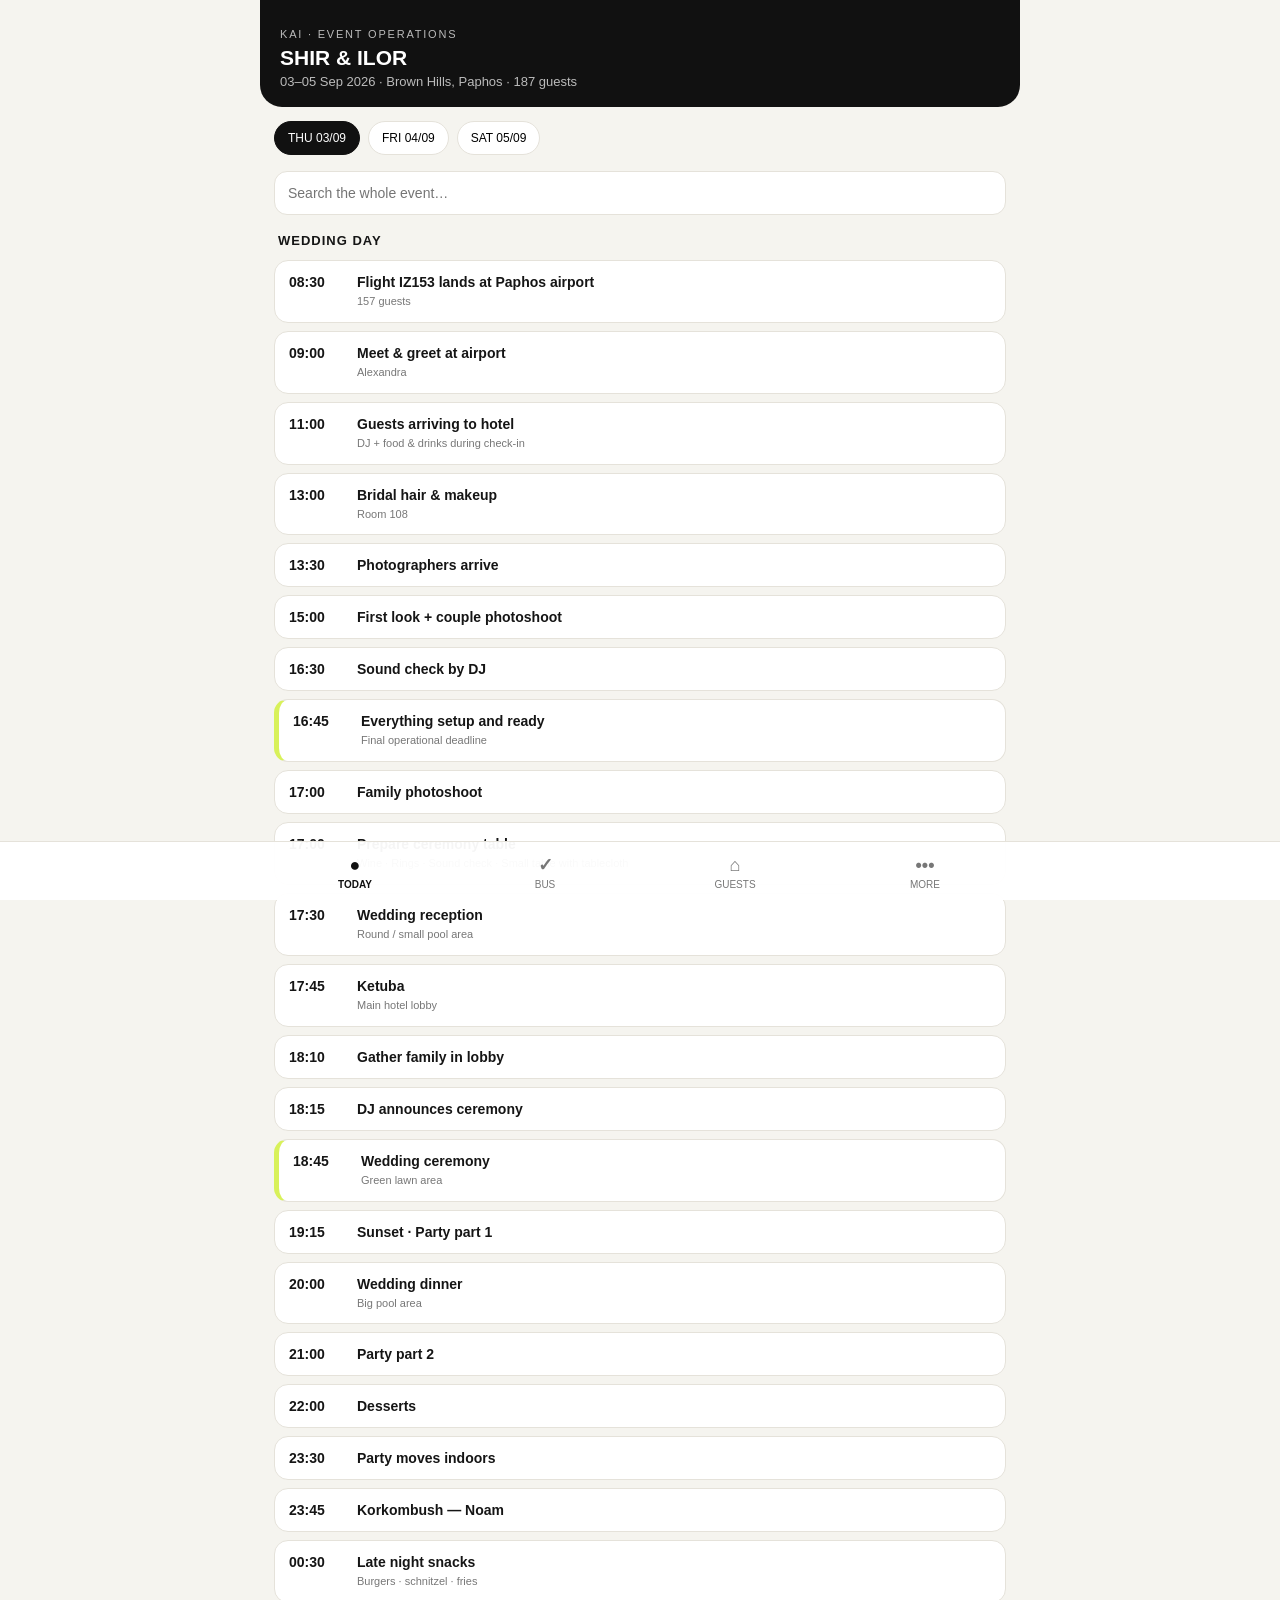
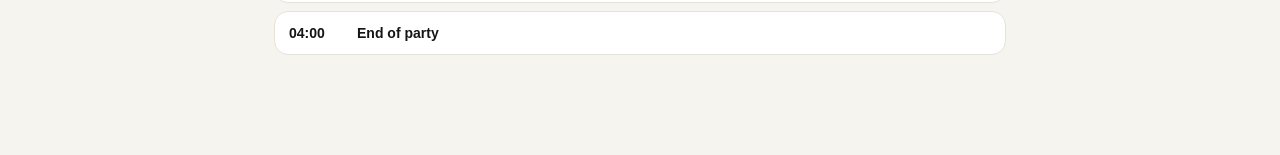
<file: index.html>
<!doctype html><html><head><meta charset='utf-8'><meta name='viewport' content='width=device-width,initial-scale=1,viewport-fit=cover'><title>Shir & Ilor — Event Ops</title><style>
:root{--bg:#f5f4ef;--card:#fff;--ink:#151515;--muted:#777;--line:#e5e2da;--accent:#d8f15a;--dark:#151515}*{box-sizing:border-box}body{margin:0;background:var(--bg);font-family:Arial,Helvetica,sans-serif;color:var(--ink)}.app{max-width:760px;margin:auto;min-height:100vh;padding-bottom:88px}.hero{padding:28px 20px 18px;background:#111;color:white}.eyebrow{font-size:11px;letter-spacing:1.8px;color:#bbb}.hero h1{font-size:21px;margin:6px 0 4px}.hero p{margin:0;color:#bbb;font-size:13px}.days{display:flex;gap:8px;padding:14px 14px 6px;overflow:auto;position:sticky;top:0;background:var(--bg);z-index:5}.day{border:1px solid var(--line);background:white;border-radius:20px;padding:9px 13px;white-space:nowrap;font-size:12px;cursor:pointer}.day.active{background:#111;color:white;border-color:#111}.section{padding:10px 14px}.section h2{font-size:13px;letter-spacing:1px;margin:8px 4px 12px}.now{background:var(--dark);color:#fff;border-radius:18px;padding:18px;margin-bottom:10px}.now .label{color:var(--accent);font-size:11px;font-weight:bold;letter-spacing:1px}.time{font-size:30px;font-weight:800;margin-top:8px}.title{font-size:18px;font-weight:700;margin-top:2px}.meta{font-size:12px;color:#aaa;margin-top:7px}.timeline{display:grid;gap:8px}.item{background:var(--card);border:1px solid var(--line);border-radius:14px;padding:13px 14px;display:grid;grid-template-columns:58px 1fr;gap:10px}.item .t{font-weight:800;font-size:14px}.item .d{font-size:14px;font-weight:650}.item small{display:block;color:var(--muted);font-size:11px;margin-top:4px;line-height:1.35}.item.critical{border-left:5px solid var(--accent)}.tasks{background:white;border:1px solid var(--line);border-radius:16px;padding:8px 14px}.task{display:flex;gap:10px;padding:12px 0;border-bottom:1px solid var(--line);font-size:13px}.task:last-child{border-bottom:0}.task input{width:19px;height:19px}.panel{display:none}.panel.active{display:block}.cards{display:grid;grid-template-columns:1fr 1fr;gap:9px}.card{background:white;border:1px solid var(--line);border-radius:15px;padding:15px;min-height:105px}.card b{font-size:14px}.card p{font-size:11px;color:#666;line-height:1.45;margin:7px 0 0}.supplier{background:white;border:1px solid var(--line);border-radius:13px;padding:13px;margin-bottom:8px}.supplier b{font-size:13px}.supplier span{display:block;color:#777;font-size:11px;margin-top:3px}.bottom{position:fixed;bottom:0;left:0;right:0;background:rgba(255,255,255,.96);border-top:1px solid var(--line);display:flex;justify-content:center;padding-bottom:env(safe-area-inset-bottom);z-index:10}.nav{width:min(760px,100%);display:grid;grid-template-columns:repeat(4,1fr)}.nav button{border:0;background:transparent;padding:12px 3px 10px;font-size:10px;color:#777}.nav button.active{color:#111;font-weight:800}.nav strong{display:block;font-size:18px;margin-bottom:3px}.search{width:100%;border:1px solid var(--line);background:white;border-radius:13px;padding:13px;font-size:14px;margin-bottom:10px}.busstats{display:grid;grid-template-columns:repeat(3,1fr);gap:7px;margin-bottom:10px}.stat{background:#111;color:#fff;border-radius:13px;padding:11px;text-align:center}.stat b{font-size:20px;display:block}.stat small{font-size:9px;color:#aaa}.filters{display:flex;gap:7px;margin-bottom:10px}.filters button{border:1px solid var(--line);background:#fff;border-radius:18px;padding:8px 11px;font-size:11px}.filters button.active{background:#111;color:#fff}.guest{background:#fff;border:1px solid var(--line);border-radius:8px;padding:4px 8px;margin-bottom:3px;display:flex;align-items:center;gap:6px}.guest.arrived{opacity:.58}.guest.arrived .gname{text-decoration:line-through}.gname{font-weight:750;font-size:11.5px;line-height:1.2;flex:1 1 42%;min-width:56px;white-space:nowrap;overflow:hidden;text-overflow:ellipsis}.gmeta{font-size:10px;color:#777;line-height:1.2;flex:1 1 30%;min-width:0;white-space:nowrap;overflow:hidden;text-overflow:ellipsis;text-align:right}.gphone{font-size:11px;font-weight:800;color:#151515;direction:ltr;unicode-bidi:isolate;white-space:nowrap;flex:none}.tag{font-size:8.5px;font-weight:800;border-radius:4px;padding:2px 4px;flex:none;background:var(--accent);color:#151515;letter-spacing:.3px}.tag.d{background:#ece9e1;color:#666}.groom{font-size:11px;font-weight:800;color:#151515;background:#ece9e1;border-radius:5px;padding:2px 5px;min-width:30px;text-align:center;flex:none}.gtable{font-size:11px;font-weight:800;color:#151515;background:var(--accent);border-radius:5px;padding:2px 5px;min-width:27px;text-align:center;flex:none}.wa{width:26px;height:26px;border-radius:50%;background:#25d366;display:inline-flex;align-items:center;justify-content:center;text-decoration:none;flex:none}.wa svg{width:15px;height:15px;fill:#fff}.wa.off{visibility:hidden}.checkin{width:36px;height:36px;margin:-4px 0 -4px -6px;padding:0;border:0;background:transparent;flex:none;display:inline-flex;align-items:center;justify-content:center;font-size:0;cursor:pointer;-webkit-tap-highlight-color:transparent;touch-action:manipulation}.checkin::before{content:'';width:20px;height:20px;border-radius:50%;border:1.5px solid #d3cfc4;background:#fff;display:flex;align-items:center;justify-content:center;font-size:12px;line-height:1;transition:background .15s,border-color .15s}.checkin:active::before{transform:scale(.9)}.guest.arrived .checkin::before{content:'✓';color:#fff;background:#151515;border-color:#151515}.bushead{position:sticky;top:0;background:var(--bg);padding-top:8px;z-index:4}@media(min-width:700px){.app{padding-bottom:90px}.hero{border-radius:0 0 22px 22px}.cards{grid-template-columns:repeat(3,1fr)}}
</style></head><body><div class='app'><header class='hero'><div class='eyebrow'>KAI · EVENT OPERATIONS</div><h1>SHIR & ILOR</h1><p>03–05 Sep 2026 · Brown Hills, Paphos · 187 guests</p></header>
<div id='today' class='panel active'><div class='days'><button class='day active' onclick='showDay(0,this)'>THU 03/09</button><button class='day' onclick='showDay(1,this)'>FRI 04/09</button><button class='day' onclick='showDay(2,this)'>SAT 05/09</button></div><section class='section'><input id='daySearch' class='search' placeholder='Search the whole event…' oninput='renderDay()'><h2 id='dayTitle'>WEDDING DAY</h2><div class='timeline' id='dayTL'></div></section></div>



<div id='bus' class='panel'><section class='section'><div class='bushead'><h2>BUS · GUEST CHECK-IN</h2><div class='busstats'><div class='stat'><b id='arrivedCount'>0</b><small>ARRIVED</small></div><div class='stat'><b id='missingCount'>158</b><small>MISSING</small></div><div class='stat'><b>158</b><small>TOTAL</small></div></div><input id='guestSearch' class='search' placeholder='Search name / Hebrew / phone…' oninput='renderGuests()'><div class='filters'><button class='active' onclick="setGuestFilter('all',this)">ALL</button><button onclick="setGuestFilter('missing',this)">MISSING</button><button onclick="setGuestFilter('arrived',this)">ARRIVED</button></div></div><div id='guestList'></div></section></div><div id='hotel' class='panel'><section class='section'><div class='bushead'><h2>GUESTS &middot; ROOM &amp; TABLE</h2><div class='busstats'><div class='stat'><b>188</b><small>GUESTS</small></div><div class='stat'><b>83</b><small>ROOMS</small></div><div class='stat'><b>12</b><small>TABLES</small></div></div><input id='hotelSearch' class='search' placeholder='Search name / Hebrew / room / table…' oninput='renderHotel()'><div class='filters'><button class='active' onclick="setHotelSort('name',this)">A–Z</button><button onclick="setHotelSort('room',this)">HOTEL</button><button onclick="setHotelSort('table',this)">TABLE</button></div></div><div id='hotelList'></div></section></div><div id='more' class='panel'><section class='section'><h2>OPERATIONAL CHECKLIST</h2><div class='tasks'><label class='task'><input type='checkbox'> Ceremony stage 4×4 ready</label><label class='task'><input type='checkbox'> Ceremony structure ready</label><label class='task'><input type='checkbox'> Chairs / tables / tablecloth ready</label><label class='task'><input type='checkbox'> Dinner tables ready by 13:00</label><label class='task'><input type='checkbox'> Chandeliers ready by 13:00</label><label class='task'><input type='checkbox'> Sound & light setup</label><label class='task'><input type='checkbox'> Bar services setup</label><label class='task'><input type='checkbox'> EVERYTHING READY by 16:30</label></div><h2 style='margin-top:24px'>HOTEL</h2><div class='card' style='min-height:auto'><b>Full hotel buyout · 83 rooms</b><p>Check-in 15:00 · Check-out 11:00<br>10 rooms may check out at 13:30<br>€3,000 security deposit</p></div></section></div>
</div><div class='bottom'><div class='nav'><button class='active' onclick="show('today',this)"><strong>●</strong>TODAY</button><button onclick="show('bus',this)"><strong>✓</strong>BUS</button><button onclick="show('hotel',this)"><strong>⌂</strong>GUESTS</button><button onclick="show('more',this)"><strong>•••</strong>MORE</button></div></div><script>
function show(id,b){document.querySelectorAll('.panel').forEach(x=>x.classList.remove('active'));document.getElementById(id).classList.add('active');document.querySelectorAll('.nav button').forEach(x=>x.classList.remove('active'));b.classList.add('active');scrollTo(0,0)}document.querySelectorAll('.task input').forEach((x,i)=>{x.checked=localStorage['task'+i]=='1';x.onchange=()=>localStorage['task'+i]=x.checked?'1':'0'});

const guests=[{"id":1,"first":"ALIN","last":"PLOTNIKOV","phone":"0544868632","age":"Adult","he":"אלין פלוטניקוב","room":"112"},{"id":2,"first":"ALON","last":"NETACH","phone":"054-4904500","age":"Adult","he":"אלון נתח","room":"111"},{"id":3,"first":"ALON","last":"NIMRODI","phone":"052-5445353","age":"Adult","he":"אלון נמרודי","room":"212"},{"id":4,"first":"Amir","last":"Ben Israel","phone":"0506913234","age":"Adult","he":"אמיר בן ישראל","room":"220"},{"id":5,"first":"AMIT","last":"PEREZ","phone":"052-3097119","age":"Adult","he":"עמית פרז","room":"130"},{"id":6,"first":"AMIT","last":"NETENELI (BABA)","phone":"546669193","age":"Adult","he":"עמית נתנאלי (בבה)","room":"129"},{"id":7,"first":"AMIT ODET","last":"KOHENER","phone":"052-2773266","age":"Adult","he":"עמית אודט כוהנר","room":"104"},{"id":8,"first":"Anastasia","last":"Simhi","phone":"0548005226","age":"Adult","he":"אנסטסיה (בת זוג של סער שמחי)","room":"119"},{"id":9,"first":"ANZELA","last":"EPSHTEIN","phone":"054-3300122","age":"Adult","he":"אנז'לה אפשטיין","room":"231"},{"id":10,"first":"ASIF YOSEF","last":"ELBAZ","phone":"052-3311994","age":"Adult","he":"אסיף יוסף אלבז","room":"102"},{"id":11,"first":"AVI","last":"COHEN","phone":"050-2008399","age":"Adult","he":"אבי כהן","room":"242"},{"id":12,"first":"AYELET LILYAN","last":"ZAHAV","phone":"054-3299854","age":"Adult","he":"איילת זהב","room":"217"},{"id":13,"first":"BAR","last":"DAGMI","phone":"052-6336305","age":"Adult","he":"בר דגמי","room":"223"},{"id":14,"first":"BAR (SALOMON)","last":"KASSABI","phone":"050-2322153","age":"Adult","he":"בר קסבי","room":"211"},{"id":15,"first":"BARUCH","last":"NETACH","phone":"054-8006944","age":"Adult","he":"ברוך נתח","room":"111"},{"id":16,"first":"BEN","last":"NETACH","phone":"054-7361380","age":"Adult","he":"בן נתח","room":"239"},{"id":17,"first":"BEN SHALOM","last":"MADANI","phone":"543022200","age":"Adult","he":"בן מדני","room":"229"},{"id":18,"first":"DANI","last":"BENITA","phone":"054-9090131","age":"Adult","he":"דני בניטה","room":"136"},{"id":19,"first":"DANIEL","last":"KUBI","phone":"052-3792783","age":"Adult","he":"דניאל קובי","room":"117"},{"id":20,"first":"DANIEL","last":"ZADA","phone":"524400455","age":"Adult","he":"דניאל זדה","room":"203"},{"id":21,"first":"DANIEL","last":"ELBAZ","phone":"050-9289299","age":"Adult","he":"דניאל אלבז","room":"203"},{"id":22,"first":"DANIEL","last":"DARVIN VARON","phone":"050-8626614","age":"Adult","he":"דניאל ורון","room":"138"},{"id":23,"first":"DANIEL DANA","last":"SABAN","phone":"050-6577880","age":"Adult","he":"דנה סבן","room":"215"},{"id":24,"first":"DINA","last":"NETACH","phone":"054-570000","age":"Adult","he":"דינה נתח","room":"111"},{"id":25,"first":"Dorit","last":"Ben Israel","phone":"0549091027","age":"Adult","he":"דורית בן ישראל","room":"220"},{"id":26,"first":"DORON ZAHAV","last":"GUATA","phone":"054-6416280","age":"Adult","he":"דורון גואטה","room":"213"},{"id":27,"first":"EDEN","last":"LEVI","phone":"052-6450440","age":"Adult","he":"עדן לוי","room":"221"},{"id":28,"first":"EIRAD GABRIEL","last":"MEIR","phone":"050-4464456","age":"Adult","he":"אירד מאיר","room":"227"},{"id":29,"first":"ELAD","last":"TZEMACH","phone":"054-5514563","age":"Adult","he":"אלעד צמח","room":"241"},{"id":30,"first":"ELAD","last":"AHARON","phone":"054-8060721","age":"Adult","he":"אלעד אהרון","room":"128"},{"id":31,"first":"ELI","last":"MISLATI","phone":"050-4080985","age":"Adult","he":"אלי מסלטי","room":"234"},{"id":32,"first":"ELI","last":"GARTENBANK","phone":"058-5429612","age":"Adult","he":"אלי גטרבנק","room":"139"},{"id":33,"first":"ELIRAN","last":"OZ (ABUDI)","phone":"050-2334888","age":"Adult","he":"אלירן עוז (עבודי)","room":"233"},{"id":34,"first":"ELY","last":"AHARON","phone":"548060718","age":"Adult","he":"איליי אהרון","room":"223"},{"id":35,"first":"ELYA","last":"NETACH","phone":"054-7361380","age":"Adult","he":"אליה נתח","room":"239"},{"id":36,"first":"ESTER","last":"VARON","phone":"050-3301561","age":"Adult","he":"אתי ורון","room":"214"},{"id":37,"first":"ETAI","last":"PRIVA","phone":"052-8028739","age":"Adult","he":"איתי פריוה","room":"134"},{"id":38,"first":"ETI","last":"ASOR","phone":"052-8889933","age":"Adult","he":"אתי עשור","room":"125"},{"id":39,"first":"ETI","last":"VARON","phone":"050-7501600","age":"Adult","he":"אתי ורון","room":"120"},{"id":40,"first":"GAL","last":"ZEKARIA","phone":"052-8387571","age":"Adult","he":"גל זכריה","room":"212"},{"id":41,"first":"HAGIT","last":"RAZ","phone":"054-7705456","age":"Adult","he":"חגית רז","room":"219"},{"id":42,"first":"HANA","last":"NETACH","phone":"054-7361380","age":"Adult","he":"חנה נתח","room":"239"},{"id":43,"first":"HELEN SHAY","last":"TSUKERMAN","phone":"054-9250434","age":"Adult","he":"הלן שי צוקרמן","room":"112"},{"id":44,"first":"IDAN","last":"NETANEL","phone":"058-4976704","age":"Adult","he":"עידן נתנאל","room":"238"},{"id":45,"first":"IDAN","last":"WEINTROUB","phone":"054-9218727","age":"Adult","he":"עידן וינטראוב","room":"236"},{"id":46,"first":"IDAN ELYAKIM","last":"WEISSBERG","phone":"054-7468816","age":"Adult","he":"עידן אליקים ויסברג","room":"236"},{"id":47,"first":"IDO","last":"ASOR","phone":"050-2420520","age":"Adult","he":"עידו עשור","room":"125"},{"id":48,"first":"IFAT","last":"LEVY IFERGAN","phone":"054-7882514","age":"Adult","he":"יפעת איפרגן","room":"133"},{"id":49,"first":"ILAN","last":"GARMIZA","phone":"050-7999448","age":"Adult","he":"אילן גרמיזה","room":"132"},{"id":50,"first":"ILANIT HAYA","last":"RACHAMIM","phone":"052-8378858","age":"Adult","he":"אילנית רחמים","room":"121"},{"id":51,"first":"IMRI","last":"NETACH","phone":"054-7361380","age":"Adult","he":"אימרי נתח","room":"239"},{"id":52,"first":"INBAL","last":"MARCUS","phone":"053-6325552","age":"Adult","he":"עינבל מרקוס","room":"232"},{"id":53,"first":"IRIS","last":"PRIVA","phone":"052-4464647","age":"Adult","he":"איריס פריוה","room":"135"},{"id":54,"first":"ISABELLE","last":"ORION","phone":"052-8685868","age":"Adult","he":"איזבל אוריון","room":"142"},{"id":55,"first":"ITSHAK","last":"MESHOMAR","phone":"054-3300122","age":"Adult","he":"יצחק משומר","room":"231"},{"id":56,"first":"JONATHAN","last":"MESHUMAR","phone":"052-4867672","age":"Adult","he":"יהונתן משומר","room":"230"},{"id":57,"first":"JULIA","last":"PARIZIAN","phone":"052-6140983","age":"Adult","he":"ג'ולי פריזיאן","room":"205"},{"id":58,"first":"KARIN","last":"ASOOLIN","phone":"050-3346512","age":"Adult","he":"קארין אסולין (ורון)","room":"225"},{"id":59,"first":"KARIN KARMELA","last":"SHAMIR","phone":"050-6676069","age":"Adult","he":"קארין שמיר","room":"120"},{"id":60,"first":"KEREN","last":"YAKOV","phone":"052-5799455","age":"Adult","he":"קרן יעקב","room":"208"},{"id":61,"first":"KOREN","last":"RAZ","phone":"054-5420313","age":"Adult","he":"קורן רז","room":"219"},{"id":62,"first":"LEE","last":"MADAR","phone":"054-8008004","age":"Adult","he":"לי מדר","room":"141"},{"id":63,"first":"LEON","last":"VARON","phone":"050-8626614","age":"Adult","he":"לאון ורון","room":"138"},{"id":64,"first":"LIAT","last":"GLAZER AVIV","phone":"054-6559288","age":"Adult","he":"ליאת גלזר","room":"216"},{"id":65,"first":"LIHI","last":"ABITBOL","phone":"054-3390837","age":"Adult","he":"ליהי אביטבול","room":"104"},{"id":66,"first":"LILI","last":"AGAI","phone":"050-2944054","age":"Adult","he":"לילי אגאי","room":"205"},{"id":67,"first":"LIN","last":"COHEN","phone":"050-6551557","age":"Adult","he":"לין כהן","room":"120"},{"id":68,"first":"LION BEN","last":"VARON","phone":"050-9600908","age":"Adult","he":"ליאון ורון","room":"126"},{"id":69,"first":"LIRAN RAMI","last":"DAGMI","phone":"526336304","age":"Adult","he":"לירן דגמי","room":"222"},{"id":70,"first":"LIRON","last":"NAHUM","phone":"054-6280334","age":"Adult","he":"לירון נחום","room":"129"},{"id":71,"first":"LUCY","last":"MEIR","phone":"050-4464456","age":"Adult","he":"לוסי מאיר","room":"227"},{"id":72,"first":"MAOR","last":"BITON","phone":"052-5222367","age":"Adult","he":"מאור ביטון","room":"210"},{"id":73,"first":"MAY","last":"TIBI","phone":"503386336","age":"Adult","he":"מאי טייבי","room":"206"},{"id":74,"first":"MAYA","last":"NETANEL","phone":"054-4959870","age":"Adult","he":"מאיה נתנאל","room":"238"},{"id":75,"first":"MAYA","last":"BEN HARUSH","phone":"052-4347243","age":"Adult","he":"מאיה בן ארוך","room":"222"},{"id":76,"first":"MAYA","last":"ZIV ( AMSALEM)","phone":"052-7224747","age":"Adult","he":"מאיה זיו (אמסלם)","room":"206"},{"id":77,"first":"MAYAN","last":"VERED","phone":"052-4301570","age":"Adult","he":"מעין ורד","room":"112"},{"id":78,"first":"MEIRAV","last":"BALISA-NIMRODI","phone":"052-2784439","age":"Adult","he":"מירב בליסה נמרודי","room":"212"},{"id":79,"first":"MEZI MAZAL","last":"GARTENBANK HANGEL","phone":"058-5429712","age":"Adult","he":"מזי גטרבנק","room":"139"},{"id":80,"first":"MICHAL","last":"NETANEL","phone":"054-4959870","age":"Adult","he":"מיכל נתנאל","room":"237"},{"id":81,"first":"MICHAL","last":"ABUDI","phone":"052-4841522","age":"Adult","he":"מיכל עבודי","room":"105"},{"id":82,"first":"MICHAL","last":"FELDMAN","phone":"054-4224366","age":"Adult","he":"מיכל פלדמן","room":"137"},{"id":83,"first":"MIKI","last":"ORION","phone":"050-4334142","age":"Adult","he":"מיקי אוריון","room":"142"},{"id":84,"first":"MISHAEL","last":"ZAHAV","phone":"052-2518041","age":"Adult","he":"מישאל זהב","room":"217"},{"id":85,"first":"MOR","last":"VARON","phone":"054-7475174","age":"Adult","he":"מור ורון","room":"126"},{"id":86,"first":"MOSHIK","last":"FELDMAN","phone":"054-2272037","age":"Adult","he":"מושיק פלדמן","room":"137"},{"id":87,"first":"NATALI","last":"BEN HAMO","phone":"054-6544531","age":"Adult","he":"טלי בן חמו","room":"218"},{"id":88,"first":"NEOMI","last":"BENITA","phone":"054-9020768","age":"Adult","he":"נעמי בניטה","room":"136"},{"id":89,"first":"NISIM","last":"VARON","phone":"054-7677745","age":"Adult","he":"נסים ורון","room":"214"},{"id":90,"first":"NOA","last":"TZEMACH","phone":"054-4452360","age":"Adult","he":"נועה צמח","room":"241"},{"id":91,"first":"NOA","last":"MELAMED","phone":"054-9270922","age":"Adult","he":"נועה מלמד","room":"104"},{"id":92,"first":"NOAM","last":"MOSHE","phone":"052-2203072","age":"Adult","he":"נועם משה","room":"105"},{"id":93,"first":"NOAM","last":"SHAMUR","phone":"052-6156545","age":"Adult","he":"נועם שמור","room":"211"},{"id":94,"first":"OFEK","last":"SHINER","phone":"053-3326027","age":"Adult","he":"אופק שיינר","room":"209"},{"id":95,"first":"OFER","last":"MARCUS","phone":"053-6325551","age":"Adult","he":"עופר מרקוס","room":"232"},{"id":96,"first":"OMER","last":"LIANI","phone":"055-9243488","age":"Adult","he":"עומר ליאני","room":"236"},{"id":97,"first":"Omer (supplier)","last":"SISSO","phone":"054-2394823","age":"Adult","he":"די ג'יי- עומר סיסו","room":"143"},{"id":98,"first":"OR","last":"ELKAYAM","phone":"526851918","age":"Adult","he":"אור אלקיים","room":"213"},{"id":99,"first":"OR","last":"SHVIMER (DAVID)","phone":"054-5548118","age":"Adult","he":"אור שווימר ( דוד)","room":"240"},{"id":100,"first":"OR","last":"YAKOV","phone":"052-2330612","age":"Adult","he":"אור יעקב","room":"208"},{"id":101,"first":"OREN","last":"NETACH","phone":"054-7687557","age":"Adult","he":"אורן נתח","room":"239"},{"id":102,"first":"ORLY","last":"BALISA","phone":"052-3281022","age":"Adult","he":"אורלי בליסה","room":"101"},{"id":103,"first":"PABLO FERNANDO","last":"GLAZER","phone":"052-8397706","age":"Adult","he":"פבלו גלזר","room":"216"},{"id":104,"first":"PAZ","last":"YEHEZKEL","phone":"054-9059741","age":"Adult","he":"פז יחזקאל","room":"202"},{"id":105,"first":"RACHEL","last":"VARON","phone":"050-2583839","age":"Adult","he":"רחל ורון","room":"124"},{"id":106,"first":"RACHEL SIRLEY","last":"OZ (ABUDI)","phone":"050-2334888","age":"Adult","he":"רחל שירלי עוז (עבודי)","room":"233"},{"id":107,"first":"RAHAMIM KLEMI","last":"SABAN","phone":"050-6915551","age":"Adult","he":"קלמי סבן","room":"215"},{"id":108,"first":"RAKEFET","last":"LEVY","phone":"054-7692279","age":"Adult","he":"רקפת לוי","room":"201"},{"id":109,"first":"RAN","last":"ABRAMOVICH","phone":"052-6025088","age":"Adult","he":"רן אברמוביץ","room":"140"},{"id":110,"first":"RANI REFAEL","last":"VARON","phone":"תינוק בן 8 חודשים","age":"Baby","he":"רני ורון","room":"138"},{"id":111,"first":"RAY","last":"FARTUK","phone":"ילדה","age":"Child","he":"ריי פרטוק","room":"207"},{"id":112,"first":"RAZ","last":"YAKOV","phone":"052-5799455","age":"Adult","he":"רז יעקב","room":"208"},{"id":113,"first":"RENE HLAFO","last":"ROMANO","phone":"544747576","age":"Adult","he":"רנה רומנו","room":"210"},{"id":114,"first":"ROI","last":"NAHUM ABDAL","phone":"052-8885481","age":"Adult","he":"רועי עבדל נחום","room":"103"},{"id":115,"first":"ROM","last":"SHINER","phone":"053-7172245","age":"Adult","he":"רום שיינר","room":"209"},{"id":116,"first":"RON","last":"HASAN","phone":"050-7554044","age":"Adult","he":"רון חסן","room":"224"},{"id":117,"first":"RONEN","last":"MORDECHAI","phone":"052-5465640","age":"Adult","he":"רונן מרדכי","room":"235"},{"id":118,"first":"RONI","last":"BAR KOCHVA","phone":"052-2925533","age":"Adult","he":"רוני בר כוכבא","room":"117"},{"id":119,"first":"RONIT","last":"COBE MADAR","phone":"054-8008004","age":"Adult","he":"רונית מדר","room":"141"},{"id":120,"first":"RURH","last":"SHARONI","phone":"050-7368905","age":"Adult","he":"רות שרוני","room":"121"},{"id":121,"first":"SAGI","last":"SHINER","phone":"050-5355067","age":"Adult","he":"שגיא שיינר","room":"209"},{"id":122,"first":"SAGIT","last":"SHAINER","phone":"054-7107954","age":"Adult","he":"שגית שיינר","room":"209"},{"id":123,"first":"SAHAR","last":"SIMHI","phone":"0548005226","age":"Adult","he":"סער שמחי","room":"119"},{"id":124,"first":"SAMI","last":"VARON","phone":"053-2297222","age":"Adult","he":"סמי ורון","room":"124"},{"id":125,"first":"SARIT","last":"ZEKARIA","phone":"052-8387571","age":"Adult","he":"שרית זכריה","room":"212"},{"id":126,"first":"SARIT","last":"GARMIZA","phone":"052-8511131","age":"Adult","he":"שרית גרמיזה","room":"132"},{"id":127,"first":"Shai","last":"Isso","phone":"—","age":"Adult","he":"שי איסו","room":"221"},{"id":128,"first":"SHALOM GIL","last":"PRIVA","phone":"050-5246376","age":"Adult","he":"גילי פריוה","room":"135"},{"id":129,"first":"SHANI","last":"BARNES","phone":"052-6874706","age":"Adult","he":"שני ברנס","room":"130"},{"id":130,"first":"SHAY ISRAEL","last":"NETANEL","phone":"054-3976703","age":"Adult","he":"שי ישראל נתנאל","room":"237"},{"id":131,"first":"SHIR","last":"GOLDFARB","phone":"054-6211611","age":"Adult","he":"שיר גולדפרב","room":"102"},{"id":132,"first":"SHIR","last":"PERRY","phone":"050-5530176","age":"Adult","he":"שיר פרי","room":"103"},{"id":133,"first":"SHIRI","last":"PINTO","phone":"052-8012345","age":"Adult","he":"שירי פינטו","room":"204"},{"id":134,"first":"SHOSHANA","last":"TZEMACH","phone":"054-4452360","age":"Adult","he":"שושנה צמח","room":"241"},{"id":135,"first":"SIMON","last":"LEVY","phone":"054-4264409","age":"Adult","he":"שמעון לוי","room":"201"},{"id":136,"first":"SIMONA","last":"AVIRAM","phone":"052-2953628","age":"Adult","he":"סימונה אבירם","room":"140"},{"id":137,"first":"SIVAN","last":"MESHUMAR (BENHAMO)","phone":"—","age":"Adult","he":"סיון משומר- לוודא הגעה","room":"230"},{"id":138,"first":"SNIR","last":"HAYON","phone":"050-9085003","age":"Adult","he":"שניר חיון","room":"211"},{"id":139,"first":"TAL","last":"NETANEL","phone":"058-4976703","age":"Adult","he":"טל נתנאל","room":"237"},{"id":140,"first":"TAL","last":"FARTUK(VARON)","phone":"052-6923133","age":"Adult","he":"טל פרטוק","room":"207"},{"id":141,"first":"TAL","last":"PRIVA","phone":"052-8066691","age":"Adult","he":"טל פריוה","room":"134"},{"id":142,"first":"TALIA","last":"MALACHI","phone":"052-6016866","age":"Adult","he":"טלי מלאכי","room":"242"},{"id":143,"first":"TAMIR","last":"FARTUK","phone":"050-6768007","age":"Adult","he":"תמיר פרטוק","room":"207"},{"id":144,"first":"TUVIA","last":"YAKOV","phone":"050-8294154","age":"Adult","he":"טוביה יעקב","room":"208"},{"id":145,"first":"YAEL VICTORIA","last":"MISLATI","phone":"050-4080984","age":"Adult","he":"יעל ויקטוריה מסלטי","room":"234"},{"id":146,"first":"YAHAV","last":"FARTUK","phone":"ילדה","age":"Child","he":"יהב פרטוק","room":"207"},{"id":147,"first":"YAHLI","last":"FARTUK","phone":"ילד","age":"Child","he":"יהלי פרטוק","room":"207"},{"id":148,"first":"YANIR","last":"COHEN","phone":"502180585","age":"Adult","he":"יניר כהן","room":"127"},{"id":149,"first":"YARIN","last":"SHVIMER","phone":"054-7303966","age":"Adult","he":"ירין שווימר","room":"240"},{"id":150,"first":"YARIN","last":"DAGMI","phone":"052-8301183","age":"Adult","he":"ירין דגמי","room":"128"},{"id":151,"first":"YEHONATAN","last":"BEN HAIM","phone":"052-3353161","age":"Adult","he":"יהונתן בן חיים","room":"204"},{"id":152,"first":"YOSI","last":"COHEN","phone":"052-2595950","age":"Adult","he":"יוסי כהן","room":"127"},{"id":153,"first":"YOSI","last":"BEN HAMO","phone":"050-5733363","age":"Adult","he":"יוסי בן חמו","room":"218"},{"id":154,"first":"YOSSI","last":"IFERGAN","phone":"052-8010775","age":"Adult","he":"יוסי איפרגן","room":"133"},{"id":155,"first":"YUVAL","last":"NETACH","phone":"054-7361380","age":"Adult","he":"יובל נתח","room":"239"},{"id":156,"first":"YUVAL","last":"SAKI","phone":"050-6000376","age":"Adult","he":"יובל סקי","room":"206"},{"id":157,"first":"YUVAL","last":"BURAK","phone":"054-7208473","age":"Adult","he":"יובל בורק","room":"202"},{"id":158,"first":"YUVAL","last":"HASAN FRAIMAN","phone":"050-4081907","age":"Adult","he":"יובל חסן פריימן","room":"224"}];let guestFilter='all';const WA_SVG="<svg viewBox='0 0 24 24'><path d='M17.47 14.38c-.3-.15-1.76-.87-2.03-.97-.27-.1-.47-.15-.67.15-.2.3-.77.97-.94 1.16-.17.2-.35.22-.64.08-.3-.15-1.26-.46-2.39-1.48-.88-.79-1.48-1.76-1.65-2.06-.17-.3-.02-.46.13-.6.13-.14.3-.35.45-.52.15-.17.2-.3.3-.5.1-.2.05-.37-.03-.52-.07-.15-.67-1.61-.92-2.21-.24-.58-.49-.5-.67-.51h-.57c-.2 0-.52.07-.79.37-.27.3-1.04 1.02-1.04 2.48 0 1.46 1.07 2.87 1.21 3.07.15.2 2.1 3.2 5.08 4.49.71.3 1.26.49 1.69.62.71.23 1.36.2 1.87.12.57-.08 1.76-.72 2.01-1.41.25-.7.25-1.29.17-1.42-.07-.12-.27-.2-.57-.34M12.05 21.8h-.01a9.87 9.87 0 0 1-5.03-1.38l-.36-.21-3.74.98 1-3.65-.24-.37a9.86 9.86 0 0 1-1.51-5.26c0-5.45 4.44-9.88 9.89-9.88 2.64 0 5.12 1.03 6.99 2.9a9.83 9.83 0 0 1 2.89 6.99c0 5.45-4.44 9.88-9.88 9.88m8.41-18.3A11.82 11.82 0 0 0 12.05 0C5.5 0 .16 5.34.16 11.89c0 2.1.55 4.14 1.59 5.95L.06 24l6.3-1.65a11.88 11.88 0 0 0 5.69 1.45c6.55 0 11.89-5.34 11.89-11.89 0-3.18-1.24-6.17-3.48-8.42Z'/></svg>";function waNumber(p){if(!p)return '';const d=String(p).replace(/\D/g,'');if(!d)return '';if(d.startsWith('972'))return d;if(d.startsWith('0'))return '972'+d.slice(1);if(d.length===9&&d[0]==='5')return '972'+d;return ''}function guestKey(id){return 'bus_shira_ilor_'+id}function isArrived(id){return localStorage.getItem(guestKey(id))==='1'}function toggleGuest(id){localStorage.setItem(guestKey(id),isArrived(id)?'0':'1');renderGuests()}function setGuestFilter(f,b){guestFilter=f;document.querySelectorAll('.filters button').forEach(x=>x.classList.remove('active'));b.classList.add('active');renderGuests()}function renderGuests(){let q=(document.getElementById('guestSearch')?.value||'').toLowerCase().trim();let arrived=guests.filter(g=>isArrived(g.id)).length;document.getElementById('arrivedCount').textContent=arrived;document.getElementById('missingCount').textContent=guests.length-arrived;let list=guests.filter(g=>{let a=isArrived(g.id);if(guestFilter==='missing'&&a)return false;if(guestFilter==='arrived'&&!a)return false;return !q||[g.first,g.last,g.phone,g.he,String(g.id)].join(' ').toLowerCase().includes(q)});document.getElementById('guestList').innerHTML=list.map(g=>{let a=isArrived(g.id);let w=waNumber(g.phone);return `<div class='guest ${a?'arrived':''}'><button class='checkin' onclick='toggleGuest(${g.id})' aria-label='check in'></button><div class='gname'>${g.id}. ${g.first} ${g.last}</div><div class='gmeta' dir='auto'>${g.he||''}${g.age&&g.age!=='Adult'?' · '+g.age:''}</div>${w?`<div class='gphone'>${g.phone}</div>`:''}${w?`<a class='wa' href='https://wa.me/${w}' target='_blank' rel='noopener' title='WhatsApp'>${WA_SVG}</a>`:`<span class='wa off'></span>`}</div>`}).join('')||`<div class='card' style='min-height:auto'>No guests found</div>`}renderGuests();
const DAYS=[{t:'WEDDING DAY',l:'THU'},{t:'FRIDAY 04/09',l:'FRI'},{t:'SATURDAY 05/09',l:'SAT'}];const plan=[[0,"08:30","Flight IZ153 lands at Paphos airport","157 guests",0],[0,"09:00","Meet & greet at airport","Alexandra",0],[0,"11:00","Guests arriving to hotel","DJ + food & drinks during check-in",0],[0,"13:00","Bridal hair & makeup","Room 108",0],[0,"13:30","Photographers arrive","",0],[0,"15:00","First look + couple photoshoot","",0],[0,"16:30","Sound check by DJ","",0],[0,"16:45","Everything setup and ready","Final operational deadline",1],[0,"17:00","Family photoshoot","",0],[0,"17:00","Prepare ceremony table","Wine · Rings · Sound check · Small table with tablecloth",0],[0,"17:30","Wedding reception","Round / small pool area",0],[0,"17:45","Ketuba","Main hotel lobby",0],[0,"18:10","Gather family in lobby","",0],[0,"18:15","DJ announces ceremony","",0],[0,"18:45","Wedding ceremony","Green lawn area",1],[0,"19:15","Sunset · Party part 1","",0],[0,"20:00","Wedding dinner","Big pool area",0],[0,"21:00","Party part 2","",0],[0,"22:00","Desserts","",0],[0,"23:30","Party moves indoors","",0],[0,"23:45","Korkombush — Noam","",0],[0,"00:30","Late night snacks","Burgers · schnitzel · fries",0],[0,"04:00","End of party","",0],[1,"08:00–11:00","Breakfast at hotel","",0],[1,"12:00","Pool party sound check","",0],[1,"13:00","Pool party around main pool","Until 17:00",0],[1,"19:00","Dinner at hotel","Buffet",0],[2,"07:00–11:00","Breakfast at hotel","",0],[2,"09:00","Bus pickup to Paphos airport","154 guests",0],[2,"11:00","Official check-out","10 rooms until 13:30",0],[2,"12:25","Flight IZ152 departs","Paphos airport",0]];let curDay=0;function showDay(i,b){curDay=i;document.querySelectorAll('.day').forEach(x=>x.classList.remove('active'));b.classList.add('active');renderDay();scrollTo(0,0)}function renderDay(){const q=(document.getElementById('daySearch')?.value||'').toLowerCase().trim();let rows,title;if(q){rows=plan.filter(r=>[r[1],r[2],r[3],DAYS[r[0]].l].join(' ').toLowerCase().includes(q));title=rows.length+' RESULTS · ALL DAYS'}else{rows=plan.filter(r=>r[0]===curDay);title=DAYS[curDay].t}document.getElementById('dayTitle').textContent=title;document.getElementById('dayTL').innerHTML=rows.map(r=>{const note=q?(DAYS[r[0]].l+(r[3]?' · '+r[3]:'')):r[3];return `<div class='item${r[4]?' critical':''}'><div class='t'>${r[1]}</div><div><div class='d'>${r[2]}</div>${note?`<small>${note}</small>`:''}</div></div>`}).join('')||`<div class='card' style='min-height:auto'>No results</div>`}renderDay();
const hotel=[[1,"ADAR SUISSA OVED","הדר סויסה","","228","10"],[2,"ALIN PLOTNIKOV","אלין פלוטניקוב","","112","10"],[3,"ALON NETACH","אלון נתח","","111","5"],[4,"ALON NIMRODI","אלון נמרודי","","212","11"],[5,"Amir Ben Israel","אמיר בן ישראל","","220","8"],[6,"AMIT PEREZ","עמית פרז","","130","10"],[7,"AMIT NETENELI (BABA)","(עמית נתנאלי )בבה","","129","10"],[8,"AMIT ODET KOHENER","עמית אודט כוהנר","","104","12"],[9,"AMIT TAMAR GOLD","עמית גולד","","118","10"],[10,"Anastasia Simhi","(אנסטסיה )בת זוג של סער שמחי","","119","12"],[11,"ANZELA EPSHTEIN","אנז'לה אפשטיין","","231","6"],[12,"ASIF YOSEF ELBAZ","אסיף יוסף אלבז","","102","10"],[13,"AVI COHEN","אבי כהן","","242","8"],[14,"AYELET LILYAN ZAHAV","איילת זהב","","217","9"],[15,"BAR DAGMI","בר דגמי","","223","12"],[16,"BAR (SALOMON) KASSABI","בר קסבי","","211","10"],[17,"BARUCH NETACH","ברוך נתח","","111","5"],[18,"BEN BALISA","בן בליסה","","106","11"],[19,"BEN NETACH","בן נתח","","239","5"],[20,"BEN SHALOM MADANI","בן מדני","","229","10"],[21,"CHEN OVED","חן עובד","","228","10"],[22,"DANI BENITA","דני בניטה","","136","1"],[23,"DANIEL KUBI","דניאל קובי","","117","10"],[24,"DANIEL ZADA","דניאל זדה","","203","10"],[25,"DANIEL ELBAZ","דניאל אלבז","","203","10"],[26,"DANIEL DARVIN VARON","דניאל ורון","","138","2"],[27,"DANIEL DANA SABAN","דנה סבן","","215","7"],[28,"DANIELLA BALISA","דניאלה בליסה","","106","11"],[29,"DINA NETACH","דינה נתח","","111","5"],[30,"Dorit Ben Israel","דורית בן ישראל","","220","8"],[31,"DORON ZAHAV GUATA","דורון גואטה","","213","10"],[32,"EDEN LEVI","עדן לוי","","221","10"],[33,"EIRAD GABRIEL MEIR","אירד מאיר","","227","2"],[34,"ELAD TZEMACH","אלעד צמח","","241","5"],[35,"ELAD AHARON","אלעד אהרון","","128","12"],[36,"ELI MISLATI","אלי מסלטי","","234","6"],[37,"ELI GARTENBANK","אלי גטרבנק","","139","1"],[38,"ELIRAN OZ (ABUDI)","(אלירן עוז )עבודי","","233","6"],[39,"ELLA COHEN","אלה כהן","","116","10"],[40,"ELY AHARON","איליי אהרון","","223","12"],[41,"ELYA NETACH","אליה נתח","","239","5"],[42,"ERAN SHARONI","ערן שרוני","","110","4"],[43,"ESTER VARON","אתי ורון","","214","2"],[44,"ETAI PRIVA","איתי פריוה","","134","1"],[45,"ETI ASOR","אתי עשור","","125","3"],[46,"ETI VARON","אתי ורון","","120","2"],[47,"EYAL BALISA","אייל בליסה","","109","11"],[48,"GAL ZEKARIA","גל זכריה","","212","11"],[49,"GAL SAAR","גל סער","","229","10"],[50,"GAL IGAL LAGZIEL","גל לגזיאל","","116","10"],[51,"GIL BALISA","גיל בליסה","CHILD","107","11"],[52,"HAGIT RAZ","חגית רז","","219","8"],[53,"HANA NETACH","חנה נתח","","239","5"],[54,"HELEN SHAY TSUKERMAN","הלן שי צוקרמן","","112","10"],[55,"IDAN NETANEL","עידן נתנאל","","238","11"],[56,"IDAN WEINTROUB","עידן וינטראוב","","236","10"],[57,"IDAN ELYAKIM WEISSBERG","עידן אליקים ויסברג","","236","10"],[58,"IDO ASOR","עידו עשור","","125","3"],[59,"IFAT LEVY IFERGAN","יפעת איפרגן","","133","9"],[60,"ILAN GARMIZA","אילן גרמיזה","","132","9"],[61,"ILANIT HAYA RACHAMIM","אילנית רחמים","","121","4"],[62,"ILOR SHARONI","חתן-אילור שרוני","","108","5"],[63,"IMRI NETACH","אימרי נתח","","239","5"],[64,"INBAL MARCUS","עינבל מרקוס","","232","6"],[65,"IRIS PRIVA","איריס פריוה","","135","1"],[66,"IRIT BEN AVI","אירית בן אבי","","122","5"],[67,"ISABELLE ORION","איזבל אוריון","","142","7"],[68,"ITSHAK MESHOMAR","יצחק משומר","","231","6"],[69,"JONATHAN MESHUMAR","יהונתן משומר","","230","6"],[70,"JULIA PARIZIAN","ג'ולי פריזיאן","","205","5"],[71,"KARIN ASOOLIN","(קארין אסולין )ורון","","225","2"],[72,"KARIN KARMELA SHAMIR","קארין שמיר","","120","2"],[73,"KEREN YAKOV","קרן יעקב","","208","4"],[74,"KOBI BEN AVI","קובי בן אבי","","122","5"],[75,"KOREN RAZ","קורן רז","","219","8"],[76,"LEE MADAR","לי מדר","","141","9"],[77,"LEON VARON","לאון ורון","","138","2"],[78,"LIAT GLAZER AVIV","ליאת גלזר","","216","8"],[79,"LIHI ABITBOL","ליהי אביטבול","","104","12"],[80,"LILI AGAI","לילי אגאי","","205","5"],[81,"LIN COHEN","לין כהן","","120","2"],[82,"LION BEN VARON","ליאון ורון","","126","3"],[83,"LIRAN RAMI DAGMI","לירן דגמי","","222","12"],[84,"LIRON NAHUM","לירון נחום","","129","10"],[85,"LUCY MEIR","לוסי מאיר","","227","2"],[86,"MAOR BITON","מאור ביטון","","210","12"],[87,"MAY TIBI","מאי טייבי","","206","12"],[88,"MAYA NETANEL","מאיה נתנאל","","238","11"],[89,"MAYA BEN HARUSH","מאיה בן ארוך","","222","12"],[90,"MAYA ZIV ( AMSALEM)","(מאיה זיו )אמסלם","","206","12"],[91,"MAYAN VERED","מעין ורד","","112","10"],[92,"MEIRAV BALISA-NIMRODI","מירב בליסה נמרודי","","212","11"],[93,"MERAV DAYAN","מירב דיין","","226","4"],[94,"MEZI MAZAL GARTENBANK HANGEL","מזי גטרבנק","","139","1"],[95,"MICHAEL BALISA","מיכאל בליסה","","101","11"],[96,"MICHAL NETANEL","מיכל נתנאל","","237","11"],[97,"MICHAL ABUDI","מיכל עבודי","","105","12"],[98,"MICHAL FELDMAN","מיכל פלדמן","","137","9"],[99,"MIKI ORION","מיקי אוריון","","142","7"],[100,"MISHAEL ZAHAV","מישאל זהב","","217","9"],[101,"MOR VARON","מור ורון","","126","3"],[102,"MOSHE BEN MOSHE","משה בן משה","","115","10"],[103,"MOSHIK FELDMAN","מושיק פלדמן","","137","9"],[104,"NATALI BEN HAMO","טלי בן חמו","","218","1"],[105,"NEOMI BENITA","נעמי בניטה","","136","1"],[106,"NIR BALISA","ניר בליסה","","101","11"],[107,"NISIM VARON","נסים ורון","","214","2"],[108,"NOA TZEMACH","נועה צמח","","241","5"],[109,"NOA MAIMON","(נועה זדה )מיימון","","123","10"],[110,"NOA MELAMED","נועה מלמד","","104","12"],[111,"NOA BEN AVI","נועה בן אבי","","122","5"],[112,"NOAM MOSHE","נועם משה","","105","12"],[113,"NOAM SHAMUR","נועם שמור","","211","10"],[114,"Noam (supplier) Salach","נועם סלח- מפיק","","243",""],[115,"OFEK SHINER","אופק שיינר","","209","7"],[116,"OFER MARCUS","עופר מרקוס","","232","6"],[117,"OMER LIANI","עומר ליאני","","236","10"],[118,"Omer (supplier) SISSO","עומר סיסו-די ג'יי","","143",""],[119,"OR ELKAYAM","אור אלקיים","","213","10"],[120,"OR SHVIMER (DAVID)","(אור שווימר ) דוד","","240","10"],[121,"OR YAKOV","אור יעקב","","208","4"],[122,"OREN NETACH","אורן נתח","","239","5"],[123,"ORLY BALISA","אורלי בליסה","","101","11"],[124,"ORLY SHARONI","אורלי שרוני","","110","4"],[125,"PABLO FERNANDO GLAZER","פבלו גלזר","","216","8"],[126,"PAZ YEHEZKEL","פז יחזקאל","","202","10"],[127,"RACHEL VARON","רחל ורון","","124","3"],[128,"RACHEL SIRLEY OZ (ABUDI)","(רחל שירלי עוז )עבודי","","233","6"],[129,"RAHAMIM KLEMI SABAN","קלמי סבן","","215","7"],[130,"RAKEFET LEVY","רקפת לוי","","201","7"],[131,"RAN ABRAMOVICH","רן אברמוביץ","","140","8"],[132,"RANI REFAEL VARON","רני ורון","BABY","138","2"],[133,"RAVIT BALISA","רוית בליסה","","109","11"],[134,"RAY FARTUK","ריי פרטוק","CHILD","207","3"],[135,"RAZ YAKOV","רז יעקב","","208","4"],[136,"RENE HLAFO ROMANO","רנה רומנו","","210","12"],[137,"REUT KARASANTI BALISA","רעות בליסה","","106","11"],[138,"REUVEN DAYAN","ראובן דיין","","226","4"],[139,"ROI NAHUM ABDAL","רועי עבדל נחום","","103","10"],[140,"ROM SHINER","רום שיינר","","209","7"],[141,"Ron BALISA","רון בליסה","","107","11"],[142,"RON HASAN","רון חסן","","224","10"],[143,"RONEN MORDECHAI","רונן מרדכי","","235","6"],[144,"RONI BAR KOCHVA","רוני בר כוכבא","","117","10"],[145,"RONIT COBE MADAR","רונית מדר","","141","9"],[146,"RURH SHARONI","רות שרוני","","121","4"],[147,"SAGI SHINER","שגיא שיינר","","209","7"],[148,"SAGIT SHAINER","שגית שיינר","","209","7"],[149,"SAHAR SIMHI","סער שמחי","","119","12"],[150,"SAMI VARON","סמי ורון","","124","3"],[151,"SARIT ZEKARIA","שרית זכריה","","212","11"],[152,"SARIT GARMIZA","שרית גרמיזה","","132","9"],[153,"SHAI SEVER","שי סבר","","118","10"],[154,"Shai Isso","שי איסו","","221","10"],[155,"SHAKED ARUSI","שקד ערוסי","","115","10"],[156,"SHALOM GIL PRIVA","גילי פריוה","","135","1"],[157,"SHANI BARNES","שני ברנס","","130","10"],[158,"SHAY ISRAEL NETANEL","שי ישראל נתנאל","","237","11"],[159,"SHIR Balisa","כלה-שיר בליסה","","108","5"],[160,"SHIR GOLDFARB","שיר גולדפרב","","102","10"],[161,"SHIR PERRY","שיר פרי","","103","10"],[162,"SHIRI PINTO","שירי פינטו","","204","10"],[163,"SHOSHANA TZEMACH","שושנה צמח","","241","5"],[164,"SIMON LEVY","שמעון לוי","","201","7"],[165,"SIMONA AVIRAM","סימונה אבירם","","140","8"],[166,"SIVAN MESHUMAR (BENHAMO)","לוודא הגעה-סיון משומר","","230","6"],[167,"SNIR HAYON","שניר חיון","","211","10"],[168,"TAL NETANEL","טל נתנאל","","237","11"],[169,"TAL FARTUK(VARON)","טל פרטוק","","207","3"],[170,"TAL PRIVA","טל פריוה","","134","1"],[171,"TALIA MALACHI","טלי מלאכי","","242","8"],[172,"TAMIR FARTUK","תמיר פרטוק","","207","3"],[173,"TUVIA YAKOV","טוביה יעקב","","208","4"],[174,"YAEL VICTORIA MISLATI","יעל ויקטוריה מסלטי","","234","6"],[175,"YAHAV FARTUK","יהב פרטוק","CHILD","207","3"],[176,"YAHLI FARTUK","יהלי פרטוק","CHILD","207","3"],[177,"YANIR COHEN","יניר כהן","","127","12"],[178,"YARIN SHVIMER","ירין שווימר","","240","10"],[179,"YARIN DAGMI","ירין דגמי","","128","12"],[180,"YEHONATAN BEN HAIM","יהונתן בן חיים","","204","10"],[181,"YOSI COHEN","יוסי כהן","","127","12"],[182,"YOSI BEN HAMO","יוסי בן חמו","","218","1"],[183,"YOSSI IFERGAN","יוסי איפרגן","","133","9"],[184,"YUVAL NETACH","יובל נתח","","239","5"],[185,"YUVAL SAKI","יובל סקי","","206","12"],[186,"YUVAL BURAK","יובל בורק","","202","10"],[187,"YUVAL HASAN FRAIMAN","יובל חסן פריימן","","224","10"],[188,"YUVAL RAHAMIM ZADA","יובל זדה","","123","10"]];let hotelSort='name';function setHotelSort(f,b){hotelSort=f;document.querySelectorAll('#hotel .filters button').forEach(x=>x.classList.remove('active'));b.classList.add('active');renderHotel()}function renderHotel(){const q=(document.getElementById('hotelSearch')?.value||'').toLowerCase().trim();let rows=hotel.filter(r=>!q||r.join(' ').toLowerCase().includes(q));const num=v=>v?parseInt(v,10):9999;if(hotelSort==='room')rows=[...rows].sort((a,b)=>num(a[4])-num(b[4])||a[1].localeCompare(b[1]));else if(hotelSort==='table')rows=[...rows].sort((a,b)=>num(a[5])-num(b[5])||a[1].localeCompare(b[1]));else rows=[...rows].sort((a,b)=>a[0]-b[0]);document.getElementById('hotelList').innerHTML=rows.map(r=>`<div class='guest'><div class='gname'>${r[1]}</div><div class='gmeta' dir='auto'>${r[2]}</div>${r[3]?`<span class='tag'>${r[3]}</span>`:''}<span class='groom'>${r[4]}</span><span class='gtable'>${r[5]?'T'+r[5]:'—'}</span></div>`).join('')||`<div class='card' style='min-height:auto'>No guests found</div>`}renderHotel();</script></body></html>
</file>
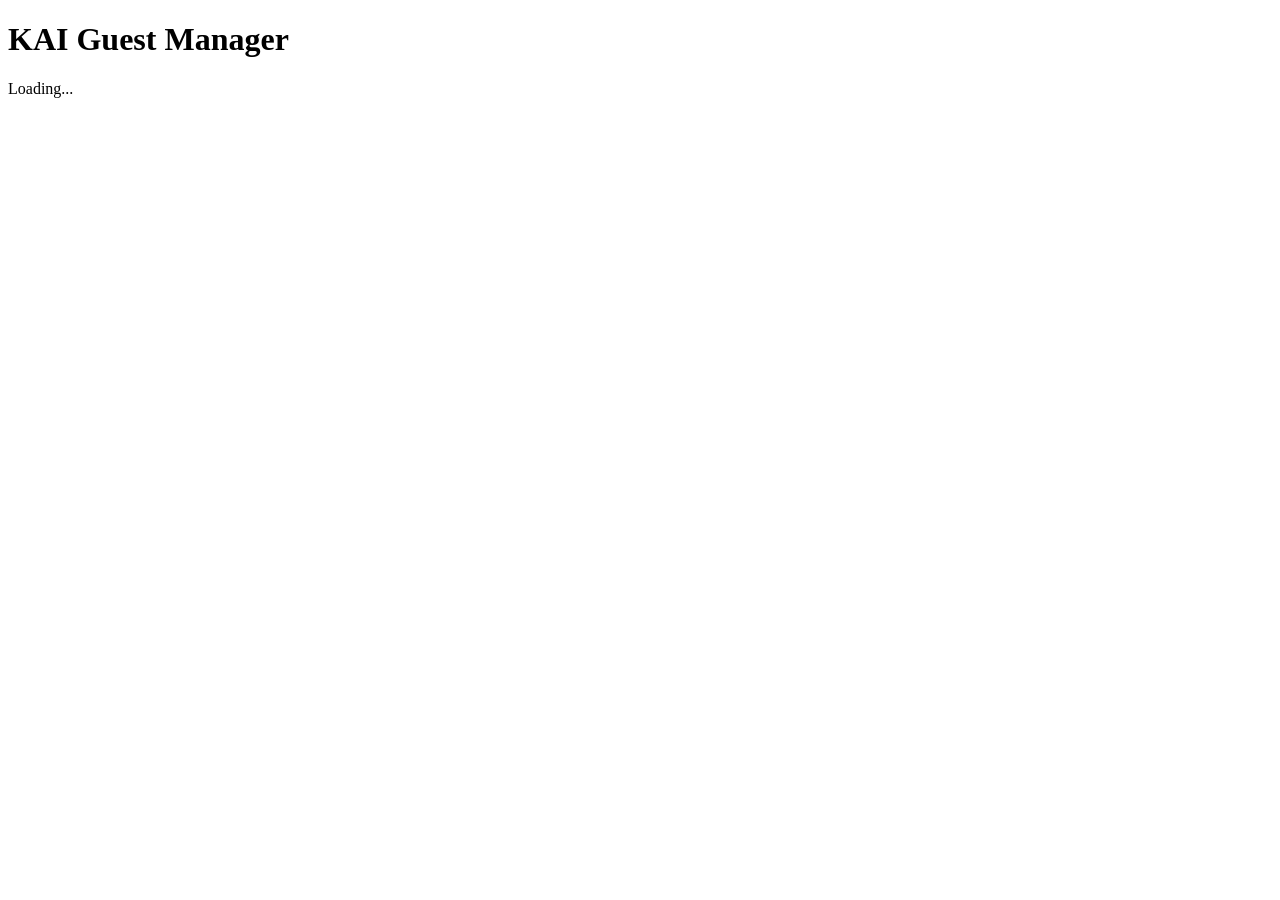
<file: guest-data-test.html>
<!doctype html><html><head><meta charset="utf-8"><title>KAI Guest Data</title></head><body><h1>KAI Guest Manager</h1><div id="status">Loading...</div><script>fetch('https://jnbzajhpknowdghajgkh.supabase.co/functions/v1/guest-api',{headers:{Authorization:'Bearer sb_publishable_UBoZAVcLA8rCP5mQ_ns9BA__qbNS0kK'}}).then(r=>r.json()).then(d=>status.textContent='Loaded '+(Array.isArray(d)?d.length:0)+' records').catch(e=>status.textContent=e.message)</script></body></html>
</file>
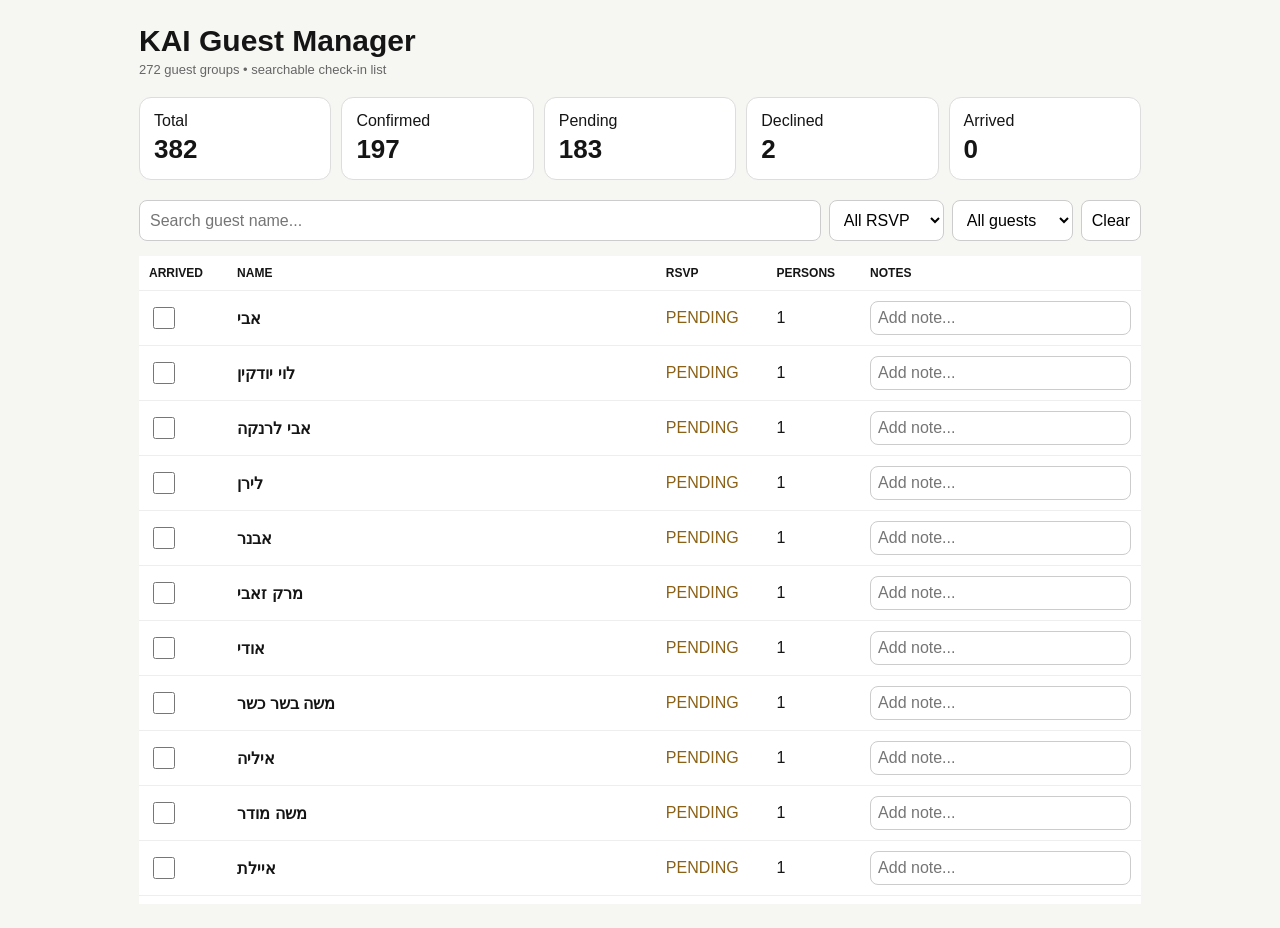
<file: guest-manager.html>
<!doctype html><html><head><meta charset="utf-8"><meta name="viewport" content="width=device-width,initial-scale=1"><title>KAI Guest Manager</title><style>*{box-sizing:border-box}body{margin:0;font-family:Arial,sans-serif;background:#f6f6f3;color:#151515}.w{max-width:1050px;margin:auto;padding:24px}h1{margin:0 0 4px;font-size:30px}.sub{color:#666;font-size:13px}.stats{display:grid;grid-template-columns:repeat(5,1fr);gap:10px;margin:20px 0}.c{background:#fff;border:1px solid #ddd;border-radius:12px;padding:14px}.n{font-size:26px;font-weight:700;margin-top:4px}.controls{display:flex;gap:8px;flex-wrap:wrap;margin:15px 0}input,select,button{font:inherit;padding:10px;border:1px solid #ccc;border-radius:8px;background:#fff}#q{flex:1;min-width:240px}table{width:100%;border-collapse:collapse;background:#fff}th,td{padding:10px;border-bottom:1px solid #eee;text-align:left}th{font-size:12px;text-transform:uppercase;position:sticky;top:0;background:#fff}.box{width:22px;height:22px}.note{width:100%;min-width:150px;padding:7px}.yes{color:#18794e;font-weight:bold}.no{color:#b42318;font-weight:bold}.pending{color:#8a6116}.in{background:#eef8f0}.in .nm b{text-decoration:line-through;color:#617067}#empty{display:none;padding:25px;text-align:center;background:#fff;color:#666}@media(max-width:760px){.w{padding:12px}.stats{grid-template-columns:1fr 1fr}table{font-size:13px}}</style></head><body><div class="w"><h1>KAI Guest Manager</h1><div class="sub">272 guest groups • searchable check-in list</div><div class="stats"><div class="c">Total<div class="n" id="tot"></div></div><div class="c">Confirmed<div class="n" id="yes"></div></div><div class="c">Pending<div class="n" id="pen"></div></div><div class="c">Declined<div class="n" id="no"></div></div><div class="c">Arrived<div class="n" id="arr">0</div></div></div><div class="controls"><input id="q" type="search" placeholder="Search guest name..."><select id="rf"><option value="">All RSVP</option><option>YES</option><option>PENDING</option><option>NO</option></select><select id="af"><option value="">All guests</option><option value="1">Arrived</option><option value="0">Not arrived</option></select><button id="clear">Clear</button></div><div style="overflow:auto;max-height:72vh"><table><thead><tr><th>Arrived</th><th>Name</th><th>RSVP</th><th>Persons</th><th>Notes</th></tr></thead><tbody id="body"></tbody></table><div id="empty">No guests found</div></div></div><script>const G=[[1,"אבי","PENDING",1],[2,"לוי יודקין","PENDING",1],[3,"אבי לרנקה","PENDING",1],[4,"לירן","PENDING",1],[5,"אבנר","PENDING",1],[6,"מרק זאבי","PENDING",1],[7,"אודי","PENDING",1],[8,"משה בשר כשר","PENDING",1],[9,"איליה","PENDING",1],[10,"משה מודר","PENDING",1],[11,"איילת","PENDING",1],[12,"ניצן הופמן","PENDING",1],[13,"אילן","PENDING",1],[14,"נמרוד","PENDING",1],[15,"אלון","PENDING",1],[16,"נעמה","PENDING",1],[17,"אלון","PENDING",1],[18,"נסי","PENDING",1],[19,"אלעד סניור","PENDING",1],[20,"עידית","PENDING",1],[21,"אסף חמו","PENDING",1],[22,"ערן גלנטה","PENDING",1],[23,"אסתר חמו","PENDING",1],[24,"ערן","PENDING",1],[25,"אריק","PENDING",1],[26,"ערן","PENDING",1],[27,"אתי פרץ","PENDING",1],[28,"פיני","PENDING",1],[29,"גבי","PENDING",1],[30,"צ'יקו","PENDING",1],[31,"גיל ססובר","PENDING",1],[32,"קובה","PENDING",1],[33,"גל","PENDING",1],[34,"רביע","PENDING",1],[35,"גלעד","PENDING",1],[36,"רונית","PENDING",1],[37,"דודו","PENDING",1],[38,"רונן","PENDING",1],[39,"דודי","PENDING",1],[40,"רמי","PENDING",1],[41,"דודי","PENDING",1],[42,"רמי מאיר","PENDING",1],[43,"דור","PENDING",1],[44,"רפאל","PENDING",1],[45,"זאב רסקין","PENDING",1],[46,"רפי שף","PENDING",1],[47,"זושא","PENDING",1],[48,"שאול פרץ","PENDING",1],[49,"זלמן","PENDING",1],[50,"שון","PENDING",1],[51,"חופית","PENDING",1],[52,"שי","PENDING",1],[53,"טל פיצה אורוקליני","PENDING",1],[54,"שלומי","PENDING",1],[55,"יאשה","PENDING",1],[56,"שמוליק","PENDING",1],[57,"יואב","PENDING",1],[58,"שיינדל","PENDING",1],[59,"יחיאל","PENDING",1],[60,"שניאור לויטין","PENDING",1],[61,"יניב","PENDING",1],[62,"שניאור","PENDING",1],[63,"ירון","PENDING",1],[64,"שרון","PENDING",1],[65,"ירון","PENDING",1],[66,"ששי","PENDING",1],[67,"ישי חייבי","PENDING",1],[68,"תבור","PENDING",1],[69,"Alex Airport","PENDING",1],[70,"Alex Law L/ca","YES",2],[71,"Alexandra","PENDING",1],[72,"Alexandra Kaimaklioti","PENDING",1],[73,"Alexandros-Georgia(Priamos)","YES",4],[74,"Anargiroi Copy Center","PENDING",1],[75,"Andreas Demitriades LLC","PENDING",1],[76,"Andreas Elia","PENDING",1],[77,"Andreas Fazas (oroklini villas plot)","PENDING",1],[78,"Andreas Intergaz Nicosia","PENDING",1],[79,"Andreas Karakatsanis","PENDING",1],[80,"Andreas Larnaca","PENDING",1],[81,"Andreas Lefkaritis","YES",1],[82,"Andreas My Limassol","PENDING",1],[83,"Andreas Papallas Architect","YES",3],[84,"Andreas Party Guide","YES",2],[85,"Andreas Patroclos&family","NO",0],[86,"Andreas Seven Management","PENDING",1],[87,"Andreas Vyras / Mayor","YES",1],[88,"Andriani Chimonidou","NO",0],[89,"Andronikos Gordian","YES",1],[90,"Andronikos Zapitis District Municipl","PENDING",1],[91,"Andros Karapatakis","PENDING",1],[92,"Andry Georgiadou BOC","NO",0],[93,"Andry Grand Resort","PENDING",1],[94,"Andry Pitta BOC","NO",0],[95,"Angela City Real Estate","PENDING",1],[96,"Angelos Hadjiharalambous/ EOAΛ","YES",1],[97,"Angelos Nicolaides","YES",3],[98,"Anna Interliving","PENDING",1],[99,"Anni Delicateso","PENDING",1],[100,"Antigoni and Andreas/ Account","YES",2],[101,"Antigoni(Lush friend)","PENDING",1],[102,"Antonia City Real Estate","PENDING",1],[103,"Antonis Bricolage","PENDING",1],[104,"Antonis Kazamias","YES",3],[105,"Antonis Kazamias","NO",0],[106,"Anverasif  Macolet Limassol","PENDING",1],[107,"Arena Properties Agent","PENDING",1],[108,"Arto Estates","PENDING",1],[109,"Avgousta/Chacholiadou","NO",1],[110,"Bank of Cyprus Makarios Dpt.","YES",2],[111,"Big Taxi George","PENDING",1],[112,"Blackbook Team","YES",13],[113,"Carla Kalaidjian","YES",2],[114,"Chris","PENDING",1],[115,"Chris Crown Resort","PENDING",1],[116,"Chris Mouscos","YES",2],[117,"Christina Biosculpture","PENDING",1],[118,"Christopher Larcou","YES",2],[119,"Christos","YES",1],[120,"Christos / Valuations","PENDING",1],[121,"Christos Architect L/ca","PENDING",1],[122,"Christos Giangou Real Estate/Tourism Intern","YES",2],[123,"Christos Leonida Broker","YES",2],[124,"Chrysoulla Biosclulprure","PENDING",1],[125,"Constantinos/ Constanti Architect","YES",4],[126,"Costas 4 Pots L/ca","PENDING",1],[127,"Costas Step Shop","PENDING",1],[128,"Costas Yacht 75","PENDING",1],[129,"Cyta Girls","NO",0],[130,"David Spyrou Team","YES",6],[131,"Demetris Eurobank","PENDING",1],[132,"Demitris Gardener","YES",1],[133,"Despo Destalo","PENDING",1],[134,"Dimitris Imigration Larnaca","PENDING",1],[135,"Dimitris Kaimakliotis Office","YES",10],[136,"Dimitris Sothby's L/sol","PENDING",1],[137,"Dimitris/Boarders","PENDING",1],[138,"Dimitry Larnaca","PENDING",1],[139,"Dinos Jr.","YES",2],[140,"Dinos Lefkaritis","YES",1],[141,"DJ Africa","YES",1],[142,"Eleftheria BOC","PENDING",1],[143,"Elena Athanasiadi L/sol","PENDING",1],[144,"Elena Broker Seven","YES",1],[145,"Elias Spyrou","PENDING",1],[146,"Elpiniki Frantzu Eurobank","PENDING",1],[147,"Emilios Security  Airport","YES",1],[148,"Eurobank Team","PENDING",1],[149,"Fani Mercure","NO",0],[150,"Father Themis/ Church priest","YES",1],[151,"Foulis","PENDING",1],[152,"Frank","PENDING",1],[153,"Gabriel Kaimakliotis","PENDING",1],[154,"Gabriella","PENDING",1],[155,"George / Lebay","PENDING",1],[156,"George Account Office","YES",30],[157,"George Alarm Villa","PENDING",1],[158,"George Campanellas Expadia","YES",1],[159,"George Englezos","YES",2],[160,"George Faneromeni","PENDING",1],[161,"George Fences","PENDING",1],[162,"George Finikoudes","PENDING",1],[163,"George Genagritis","PENDING",1],[164,"George Hadjimitsis","PENDING",1],[165,"George Jrpk","PENDING",1],[166,"George Petrolina","YES",2],[167,"George Plus Properties","NO",1],[168,"Gili Nippon","NO",0],[169,"Giorgos Politis Yang Broker","PENDING",1],[170,"Haiko","YES",2],[171,"Haji Dubai","YES",1],[172,"Harry","YES",2],[173,"Helena Broker","PENDING",1],[174,"Iacovos Iacovides","YES",2],[175,"Iasonas Iasonides","NO",0],[176,"Iraklis Zavos Quality","PENDING",1],[177,"Kiriacos Topographer","NO",0],[178,"Kiriakos Padel","YES",2],[179,"Klavdios/Konstantinou","PENDING",1],[180,"Konstantinos Sammoutis(Priamos)","YES",4],[181,"Konstatinos/ Real Estate Agent","PENDING",1],[182,"Kornelius","PENDING",1],[183,"Kritonas","PENDING",1],[184,"Kyprianos and Michalis Photiou Office","YES",4],[185,"Kyriakos First Class L/sol","PENDING",1],[186,"Laoura(Priamos)","YES",4],[187,"Laura","YES",2],[188,"Leonidas Broker","PENDING",1],[189,"Leonidas Christofi (Priamos)","YES",4],[190,"Loukas Louka","PENDING",1],[191,"Loukia Operations Mercure","PENDING",1],[192,"Magda City Real Estate","NO",0],[193,"Maher","PENDING",1],[194,"Makis Samirana","PENDING",1],[195,"Mamas Broker","PENDING",1],[196,"Maria Broker","PENDING",1],[197,"Maria Chimonidou","NO",0],[198,"Maria Mousoullou &BOC Team","YES",2],[199,"Marilena Birou Architect","YES",2],[200,"Marios Aphrodite Plaza","PENDING",1],[201,"Marios Broker","PENDING",1],[202,"Marios Sarpetsas(Priamos)","YES",3],[203,"Melani Agent","PENDING",1],[204,"Melis Shiakolas","NO",0],[205,"Melvin Ifie Nsia","PENDING",1],[206,"Merlin/Filippino","PENDING",1],[207,"Michael Michael","YES",2],[208,"Michalis Villa","YES",1],[209,"Minas Mina","YES",1],[210,"Mitropolitis Nektarios Church","YES",4],[211,"Moshe","PENDING",1],[212,"Nasia","PENDING",1],[213,"Nasia Broker","PENDING",1],[214,"Natalia Reemax","PENDING",1],[215,"Neofytos Fakontis","PENDING",1],[216,"Neoklis","YES",2],[217,"Nicholas Georgiou Ekavi","PENDING",1],[218,"Nicos Dr","PENDING",1],[219,"Nicos Petrolina","YES",2],[220,"Odi Plot Fanitsa","YES",5],[221,"Olga Yoga","YES",1],[222,"Onoufrios Captain Cabin","PENDING",1],[223,"Panagiota Properties Management","PENDING",1],[224,"Panagiotis Ammos","PENDING",1],[225,"Panikos Villa","YES",3],[226,"Pantelis / Municipality","NO",0],[227,"Paris/ Marina","YES",2],[228,"Periklis Rousounides","PENDING",1],[229,"Petros Eurobank","PENDING",1],[230,"Petros Oroklini Plot","PENDING",1],[231,"Philip IT","NO",0],[232,"Poliviou","YES",2],[233,"Psaras Team","YES",4],[234,"Radisson Beach Team","PENDING",1],[235,"Radisson Blue Team","NO",0],[236,"Raphaella Properties Management","PENDING",1],[237,"Realty Hub Marya","PENDING",1],[238,"Rita Kindergarden","PENDING",1],[239,"Roger / Formula","YES",3],[240,"Ronit","YES",1],[241,"Sakan","PENDING",1],[242,"Samir","PENDING",1],[243,"Savas Agent Larnaca","PENDING",1],[244,"Savvas Ttantis Medlife","YES",2],[245,"Semeli Lawer","PENDING",1],[246,"Sofronis Papageorgiou","PENDING",1],[247,"Sotiris Café Muzeum","YES",1],[248,"Spa Bar George","PENDING",1],[249,"Spyros Sun Tower","NO",0],[250,"Stavros Santis Water Filter","NO",0],[251,"Stefani Vip Driver","PENDING",1],[252,"Stephani Panayi Visit Cyprus","YES",1],[253,"Stephanie 127","PENDING",1],[254,"Steve Chinese","PENDING",1],[255,"Takis Appostile","YES",1],[256,"Takis(Neoklis)","PENDING",1],[257,"Tania Manager Riva","PENDING",1],[258,"Tasnim","PENDING",1],[259,"Tasos / Filippou Marina","PENDING",1],[260,"Tasos Lush","YES",1],[261,"Themis / Interliving","PENDING",0],[262,"Tina/ Chacholiadou","PENDING",1],[263,"Trifonas Mamas Valuations","PENDING",1],[264,"Vasiliou Lawyer Office Team","YES",12],[265,"Vasilis Pool Villa","PENDING",1],[266,"Vasos Astro Bank L/sol","PENDING",1],[267,"Vlachos","NO",0],[268,"Vlachos Costas","NO",0],[269,"Xpadia Team","PENDING",1],[270,"Yangos","PENDING",1],[271,"Yanis Larnaca","PENDING",1],[272,"Yiannis Marina Larnaca","PENDING",1]];const A=JSON.parse(localStorage.getItem('kai_arrived')||'{}'),N=JSON.parse(localStorage.getItem('kai_notes')||'{}');const e=s=>String(s).replace(/[&<>"']/g,c=>({'&':'&amp;','<':'&lt;','>':'&gt;','"':'&quot;',"'":'&#39;'}[c]));function norm(s){return String(s||'').toLowerCase().trim()}function render(){const qv=norm(q.value),rv=rf.value,av=af.value;let x=0;body.innerHTML='';G.forEach(g=>{const ok=(!qv||norm(g[1]).includes(qv))&&(!rv||g[2]===rv)&&(!av||(av==='1'?!!A[g[0]]:!A[g[0]]));if(!ok)return;x++;const tr=document.createElement('tr');if(A[g[0]])tr.className='in';tr.innerHTML='<td><input class="box" type="checkbox" '+(A[g[0]]?'checked':'')+'></td><td class="nm"><b>'+e(g[1])+'</b></td><td class="'+g[2].toLowerCase()+'">'+g[2]+'</td><td>'+g[3]+'</td><td><input class="note" value="'+e(N[g[0]]||'')+'" placeholder="Add note..."></td>';const cb=tr.querySelector('.box'),nt=tr.querySelector('.note');cb.onchange=()=>{A[g[0]]=cb.checked;localStorage.setItem('kai_arrived',JSON.stringify(A));render()};nt.oninput=()=>{N[g[0]]=nt.value;localStorage.setItem('kai_notes',JSON.stringify(N))};body.appendChild(tr)});empty.style.display=x?'none':'block';stats()}function stats(){tot.textContent=G.reduce((a,g)=>a+g[3],0);yes.textContent=G.filter(g=>g[2]==='YES').reduce((a,g)=>a+g[3],0);pen.textContent=G.filter(g=>g[2]==='PENDING').reduce((a,g)=>a+g[3],0);no.textContent=G.filter(g=>g[2]==='NO').reduce((a,g)=>a+g[3],0);arr.textContent=G.filter(g=>A[g[0]]).reduce((a,g)=>a+g[3],0)}q.oninput=render;rf.onchange=render;af.onchange=render;clear.onclick=()=>{q.value='';rf.value='';af.value='';render();q.focus()};render();</script></body></html>
</file>
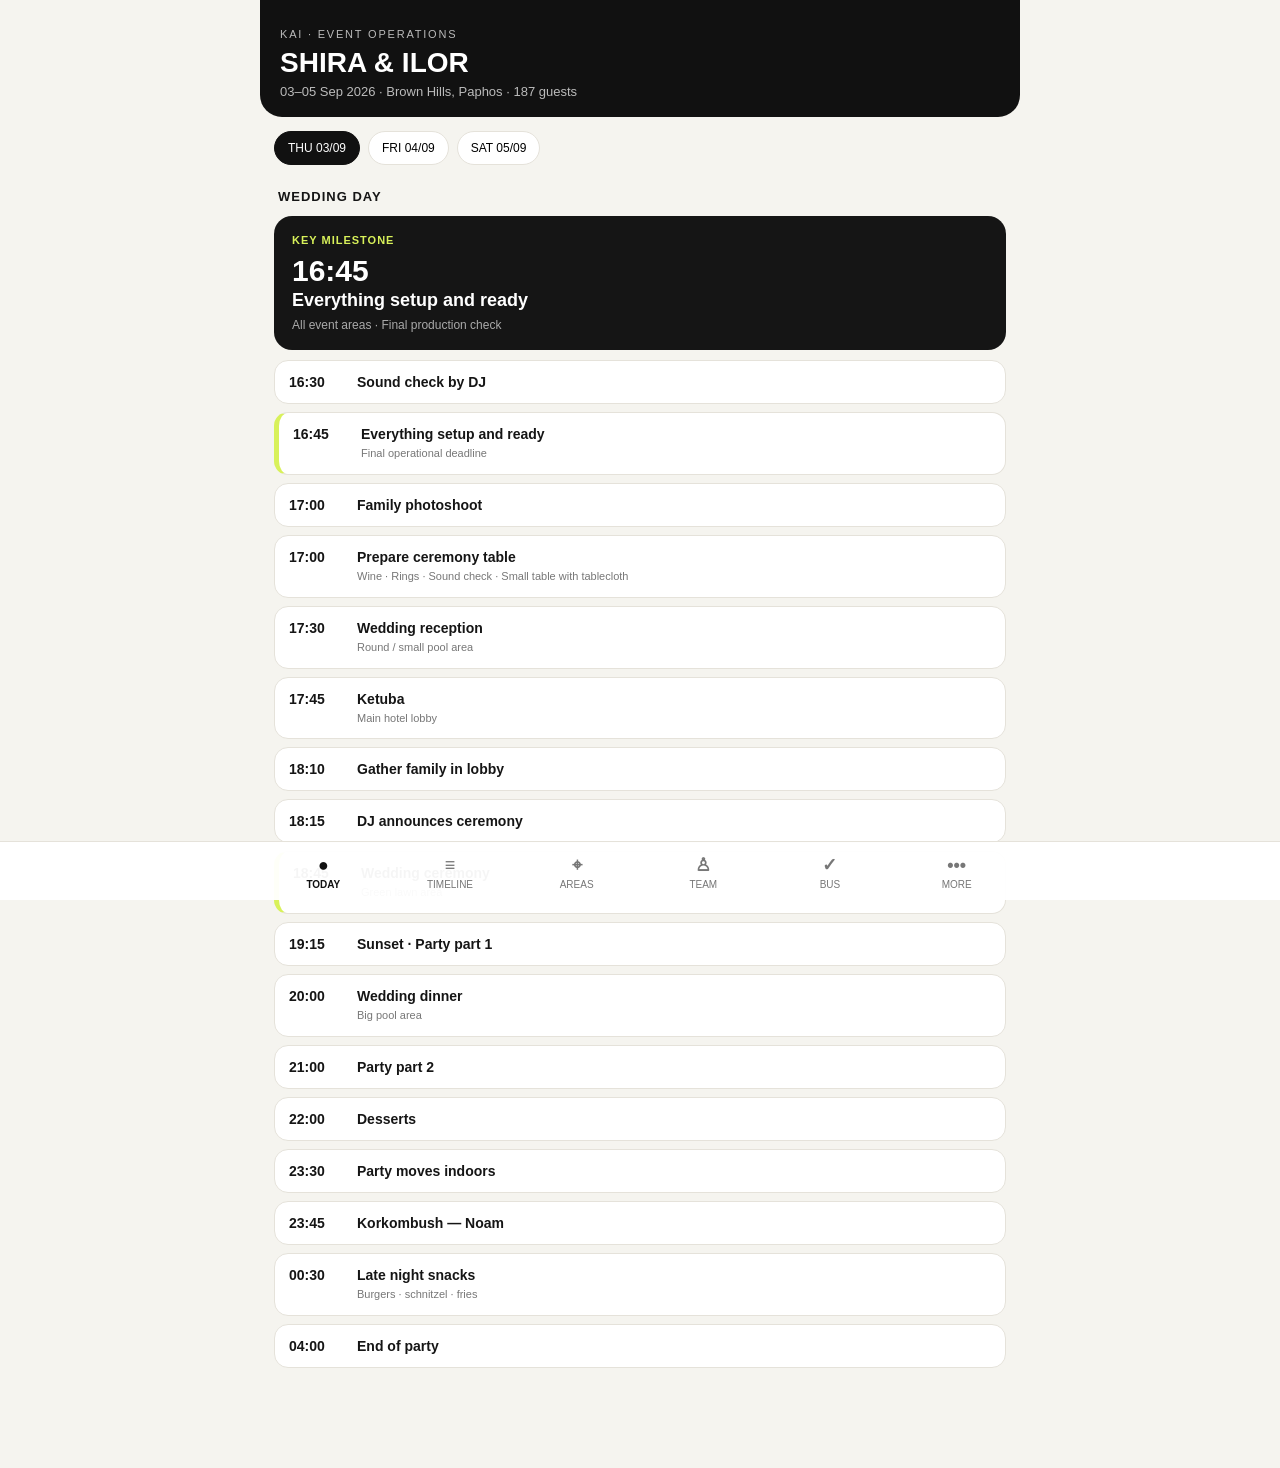
<file: index(20260831-204855).html>
<!doctype html><html><head><meta charset='utf-8'><meta name='viewport' content='width=device-width,initial-scale=1,viewport-fit=cover'><title>Shira & Ilor — Event Ops</title><style>
:root{--bg:#f5f4ef;--card:#fff;--ink:#151515;--muted:#777;--line:#e5e2da;--accent:#d8f15a;--dark:#151515}*{box-sizing:border-box}body{margin:0;background:var(--bg);font-family:Arial,Helvetica,sans-serif;color:var(--ink)}.app{max-width:760px;margin:auto;min-height:100vh;padding-bottom:88px}.hero{padding:28px 20px 18px;background:#111;color:white}.eyebrow{font-size:11px;letter-spacing:1.8px;color:#bbb}.hero h1{font-size:28px;margin:7px 0 5px}.hero p{margin:0;color:#bbb;font-size:13px}.days{display:flex;gap:8px;padding:14px 14px 6px;overflow:auto;position:sticky;top:0;background:var(--bg);z-index:5}.day{border:1px solid var(--line);background:white;border-radius:20px;padding:9px 13px;white-space:nowrap;font-size:12px}.day.active{background:#111;color:white;border-color:#111}.section{padding:10px 14px}.section h2{font-size:13px;letter-spacing:1px;margin:8px 4px 12px}.now{background:var(--dark);color:#fff;border-radius:18px;padding:18px;margin-bottom:10px}.now .label{color:var(--accent);font-size:11px;font-weight:bold;letter-spacing:1px}.time{font-size:30px;font-weight:800;margin-top:8px}.title{font-size:18px;font-weight:700;margin-top:2px}.meta{font-size:12px;color:#aaa;margin-top:7px}.timeline{display:grid;gap:8px}.item{background:var(--card);border:1px solid var(--line);border-radius:14px;padding:13px 14px;display:grid;grid-template-columns:58px 1fr;gap:10px}.item .t{font-weight:800;font-size:14px}.item .d{font-size:14px;font-weight:650}.item small{display:block;color:var(--muted);font-size:11px;margin-top:4px;line-height:1.35}.item.critical{border-left:5px solid var(--accent)}.tasks{background:white;border:1px solid var(--line);border-radius:16px;padding:8px 14px}.task{display:flex;gap:10px;padding:12px 0;border-bottom:1px solid var(--line);font-size:13px}.task:last-child{border-bottom:0}.task input{width:19px;height:19px}.panel{display:none}.panel.active{display:block}.cards{display:grid;grid-template-columns:1fr 1fr;gap:9px}.card{background:white;border:1px solid var(--line);border-radius:15px;padding:15px;min-height:105px}.card b{font-size:14px}.card p{font-size:11px;color:#666;line-height:1.45;margin:7px 0 0}.supplier{background:white;border:1px solid var(--line);border-radius:13px;padding:13px;margin-bottom:8px}.supplier b{font-size:13px}.supplier span{display:block;color:#777;font-size:11px;margin-top:3px}.bottom{position:fixed;bottom:0;left:0;right:0;background:rgba(255,255,255,.96);border-top:1px solid var(--line);display:flex;justify-content:center;padding-bottom:env(safe-area-inset-bottom);z-index:10}.nav{width:min(760px,100%);display:grid;grid-template-columns:repeat(6,1fr)}.nav button{border:0;background:transparent;padding:12px 3px 10px;font-size:10px;color:#777}.nav button.active{color:#111;font-weight:800}.nav strong{display:block;font-size:18px;margin-bottom:3px}.search{width:100%;border:1px solid var(--line);background:white;border-radius:13px;padding:13px;font-size:14px;margin-bottom:10px}.busstats{display:grid;grid-template-columns:repeat(3,1fr);gap:7px;margin-bottom:10px}.stat{background:#111;color:#fff;border-radius:13px;padding:11px;text-align:center}.stat b{font-size:20px;display:block}.stat small{font-size:9px;color:#aaa}.filters{display:flex;gap:7px;margin-bottom:10px}.filters button{border:1px solid var(--line);background:#fff;border-radius:18px;padding:8px 11px;font-size:11px}.filters button.active{background:#111;color:#fff}.guest{background:#fff;border:1px solid var(--line);border-radius:13px;padding:11px 12px;margin-bottom:7px;display:grid;grid-template-columns:1fr auto;align-items:center;gap:10px}.guest.arrived{opacity:.58}.guest.arrived .gname{text-decoration:line-through}.gname{font-weight:750;font-size:13px}.gmeta{font-size:10px;color:#777;margin-top:3px}.checkin{width:42px;height:42px;border-radius:50%;border:1px solid var(--line);background:#fff;font-size:18px}.guest.arrived .checkin{background:#111;color:#fff}.bushead{position:sticky;top:0;background:var(--bg);padding-top:8px;z-index:4}@media(min-width:700px){.app{padding-bottom:90px}.hero{border-radius:0 0 22px 22px}.cards{grid-template-columns:repeat(3,1fr)}}
</style></head><body><div class='app'><header class='hero'><div class='eyebrow'>KAI · EVENT OPERATIONS</div><h1>SHIRA & ILOR</h1><p>03–05 Sep 2026 · Brown Hills, Paphos · 187 guests</p></header>
<div id='today' class='panel active'><div class='days'><button class='day active'>THU 03/09</button><button class='day'>FRI 04/09</button><button class='day'>SAT 05/09</button></div><section class='section'><h2>WEDDING DAY</h2><div class='now'><div class='label'>KEY MILESTONE</div><div class='time'>16:45</div><div class='title'>Everything setup and ready</div><div class='meta'>All event areas · Final production check</div></div><div class='timeline'>
<div class='item'><div class='t'>16:30</div><div><div class='d'>Sound check by DJ</div></div></div><div class='item critical'><div class='t'>16:45</div><div><div class='d'>Everything setup and ready</div><small>Final operational deadline</small></div></div><div class='item'><div class='t'>17:00</div><div><div class='d'>Family photoshoot</div></div></div><div class='item'><div class='t'>17:00</div><div><div class='d'>Prepare ceremony table</div><small>Wine · Rings · Sound check · Small table with tablecloth</small></div></div><div class='item'><div class='t'>17:30</div><div><div class='d'>Wedding reception</div><small>Round / small pool area</small></div></div><div class='item'><div class='t'>17:45</div><div><div class='d'>Ketuba</div><small>Main hotel lobby</small></div></div><div class='item'><div class='t'>18:10</div><div><div class='d'>Gather family in lobby</div></div></div><div class='item'><div class='t'>18:15</div><div><div class='d'>DJ announces ceremony</div></div></div><div class='item critical'><div class='t'>18:45</div><div><div class='d'>Wedding ceremony</div><small>Green lawn area</small></div></div><div class='item'><div class='t'>19:15</div><div><div class='d'>Sunset · Party part 1</div></div></div><div class='item'><div class='t'>20:00</div><div><div class='d'>Wedding dinner</div><small>Big pool area</small></div></div><div class='item'><div class='t'>21:00</div><div><div class='d'>Party part 2</div></div></div><div class='item'><div class='t'>22:00</div><div><div class='d'>Desserts</div></div></div><div class='item'><div class='t'>23:30</div><div><div class='d'>Party moves indoors</div></div></div><div class='item'><div class='t'>23:45</div><div><div class='d'>Korkombush — Noam</div></div></div><div class='item'><div class='t'>00:30</div><div><div class='d'>Late night snacks</div><small>Burgers · schnitzel · fries</small></div></div><div class='item'><div class='t'>04:00</div><div><div class='d'>End of party</div></div></div></div></section></div>
<div id='timeline' class='panel'><section class='section'><h2>FULL EVENT TIMELINE</h2><input class='search' placeholder='Search timeline…' oninput='filterTimeline(this.value)'><div id='fullTL' class='timeline'></div></section></div>
<div id='areas' class='panel'><section class='section'><h2>EVENT AREAS</h2><div class='cards'><div class='card'><b>Reception</b><p>Round pool area<br>6 food stations<br>Bar + flying waiters<br>3 bartenders + 2 pass-around</p></div><div class='card'><b>Ceremony</b><p>Green lawn<br>60 transparent chairs<br>4×4m stage<br>15×2m catwalk</p></div><div class='card'><b>Dinner</b><p>Big pool area<br>14 waiters<br>Table service<br>19 chandeliers</p></div><div class='card'><b>Party</b><p>Small pool area<br>Moving heads · wash · amber lights<br>30 uplights</p></div><div class='card'><b>After Party</b><p>Main restaurant<br>From 23:30<br>Hotel bar inside</p></div><div class='card'><b>Event Map</b><p>PDF page 12 contains the full event sketch and area layout.</p></div></div></section></div>
<div id='team' class='panel'><section class='section'><h2>TEAM & SUPPLIERS</h2><div class='supplier'><b>Event Planner — Noam</b><span>+972 52 8344374</span></div><div class='supplier'><b>Planning Team</b><span>Operational coordination</span></div><div class='supplier'><b>Hotel</b><span>Food · waiters · tables · guest operations</span></div><div class='supplier'><b>Bar Team</b><span>Reception · dinner · party · after party</span></div><div class='supplier'><b>SUMU Production</b><span>Stages & production</span></div><div class='supplier'><b>DJ / Sound & Light</b><span>Check-in · ceremony · party</span></div><div class='supplier'><b>Flower & Décor</b><span>Ceremony and event styling</span></div></section></div>
<div id='bus' class='panel'><section class='section'><div class='bushead'><h2>BUS · GUEST CHECK-IN</h2><div class='busstats'><div class='stat'><b id='arrivedCount'>0</b><small>ARRIVED</small></div><div class='stat'><b id='missingCount'>158</b><small>MISSING</small></div><div class='stat'><b>158</b><small>TOTAL</small></div></div><input id='guestSearch' class='search' placeholder='Search name / Hebrew / phone…' oninput='renderGuests()'><div class='filters'><button class='active' onclick="setGuestFilter('all',this)">ALL</button><button onclick="setGuestFilter('missing',this)">MISSING</button><button onclick="setGuestFilter('arrived',this)">ARRIVED</button></div></div><div id='guestList'></div></section></div><div id='more' class='panel'><section class='section'><h2>OPERATIONAL CHECKLIST</h2><div class='tasks'><label class='task'><input type='checkbox'> Ceremony stage 4×4 ready</label><label class='task'><input type='checkbox'> Ceremony structure ready</label><label class='task'><input type='checkbox'> Chairs / tables / tablecloth ready</label><label class='task'><input type='checkbox'> Dinner tables ready by 13:00</label><label class='task'><input type='checkbox'> Chandeliers ready by 13:00</label><label class='task'><input type='checkbox'> Sound & light setup</label><label class='task'><input type='checkbox'> Bar services setup</label><label class='task'><input type='checkbox'> EVERYTHING READY by 16:30</label></div><h2 style='margin-top:24px'>HOTEL</h2><div class='card' style='min-height:auto'><b>Full hotel buyout · 83 rooms</b><p>Check-in 15:00 · Check-out 11:00<br>10 rooms may check out at 13:30<br>€3,000 security deposit</p></div></section></div>
</div><div class='bottom'><div class='nav'><button class='active' onclick="show('today',this)"><strong>●</strong>TODAY</button><button onclick="show('timeline',this)"><strong>≡</strong>TIMELINE</button><button onclick="show('areas',this)"><strong>⌖</strong>AREAS</button><button onclick="show('team',this)"><strong>♙</strong>TEAM</button><button onclick="show('bus',this)"><strong>✓</strong>BUS</button><button onclick="show('more',this)"><strong>•••</strong>MORE</button></div></div><script>
const data=[['08:30','Flight IZ153 lands at Paphos airport','157 guests'],['09:00','Meet & greet at airport','Alexandra'],['11:00','Guests arriving to hotel','DJ + food & drinks during check-in'],['13:00','Bridal hair & makeup','Room 108'],['13:30','Photographers arrive',''],['15:00','First look + couple photoshoot',''],['16:30','Sound check by DJ',''],['16:45','Everything setup and ready',''],['17:00','Family photoshoot',''],['17:00','Prepare ceremony table','Wine · Rings · Sound check'],['17:30','Wedding reception','Round pool area'],['17:45','Ketuba','Main lobby'],['18:10','Gather family in lobby',''],['18:15','DJ announces ceremony',''],['18:45','Wedding ceremony','Green lawn'],['19:15','Sunset / Party part 1',''],['20:00','Wedding dinner','Big pool area'],['21:00','Party part 2',''],['22:00','Desserts',''],['23:30','Party moves indoors',''],['23:45','Korkombush — Noam',''],['00:30','Late night snacks',''],['04:00','End of party',''],['FRI','08:00–11:00 Breakfast at hotel','04/09'],['12:00','Pool party sound check',''],['13:00','Pool party around main pool','Until 17:00'],['19:00','Dinner at hotel','Buffet'],['SAT','07:00–11:00 Breakfast at hotel','05/09'],['09:00','Bus pickup to Paphos airport','154 guests'],['11:00','Official check-out','10 rooms until 13:30'],['12:25','Flight IZ152 departs','Paphos airport']];function render(q=''){document.getElementById('fullTL').innerHTML=data.filter(x=>x.join(' ').toLowerCase().includes(q.toLowerCase())).map(x=>`<div class='item'><div class='t'>${x[0]}</div><div><div class='d'>${x[1]}</div><small>${x[2]}</small></div></div>`).join('')}render();function filterTimeline(q){render(q)}function show(id,b){document.querySelectorAll('.panel').forEach(x=>x.classList.remove('active'));document.getElementById(id).classList.add('active');document.querySelectorAll('.nav button').forEach(x=>x.classList.remove('active'));b.classList.add('active');scrollTo(0,0)}document.querySelectorAll('.task input').forEach((x,i)=>{x.checked=localStorage['task'+i]=='1';x.onchange=()=>localStorage['task'+i]=x.checked?'1':'0'});

const guests=[{"id":1,"first":"ALIN","last":"PLOTNIKOV","phone":"0544868632","age":"Adult","he":"בוקינטולפ ןילא"},{"id":2,"first":"ALON","last":"NETACH","phone":"054-4904500","age":"Adult","he":"חתנ ןולא"},{"id":3,"first":"ALON","last":"NIMRODI","phone":"052-5445353","age":"Adult","he":"ידורמנ ןולא"},{"id":4,"first":"Amir","last":"Ben Israel","phone":"0506913234","age":"Adult","he":"לארשי ןב רימא"},{"id":5,"first":"AMIT","last":"PEREZ","phone":"052-3097119","age":"Adult","he":"זרפ תימע"},{"id":6,"first":"AMIT","last":"NETENELI (BABA)","phone":"546669193","age":"Adult","he":"(הבב) ילאנתנ תימע"},{"id":7,"first":"AMIT ODET","last":"KOHENER","phone":"052-2773266","age":"Adult","he":"רנהוכ טדוא תימע"},{"id":8,"first":"Anastasia","last":"Simhi","phone":"0548005226","age":"Adult","he":"(יחמש רעס לש גוז תב) היסטסנא"},{"id":9,"first":"ANZELA","last":"EPSHTEIN","phone":"054-3300122","age":"Adult","he":"ןייטשפא הל'זנא"},{"id":10,"first":"ASIF YOSEF","last":"ELBAZ","phone":"052-3311994","age":"Adult","he":"זבלא ףסוי ףיסא"},{"id":11,"first":"AVI","last":"COHEN","phone":"050-2008399","age":"Adult","he":"ןהכ יבא"},{"id":12,"first":"AYELET LILYAN","last":"ZAHAV","phone":"054-3299854","age":"Adult","he":"בהז תלייא"},{"id":13,"first":"BAR","last":"DAGMI","phone":"052-6336305","age":"Adult","he":"ימגד רב"},{"id":14,"first":"BAR (SALOMON)","last":"KASSABI","phone":"050-2322153","age":"Adult","he":"יבסק רב"},{"id":15,"first":"BARUCH","last":"NETACH","phone":"054-8006944","age":"Adult","he":"חתנ ךורב"},{"id":16,"first":"BEN","last":"NETACH","phone":"054-7361380","age":"Adult","he":"חתנ ןב"},{"id":17,"first":"BEN SHALOM","last":"MADANI","phone":"543022200","age":"Adult","he":"ינדמ ןב"},{"id":18,"first":"DANI","last":"BENITA","phone":"054-9090131","age":"Adult","he":"הטינב ינד"},{"id":19,"first":"DANIEL","last":"KUBI","phone":"052-3792783","age":"Adult","he":"יבוק לאינד"},{"id":20,"first":"DANIEL","last":"ZADA","phone":"524400455","age":"Adult","he":"הדז לאינד"},{"id":21,"first":"DANIEL","last":"ELBAZ","phone":"050-9289299","age":"Adult","he":"זבלא לאינד"},{"id":22,"first":"DANIEL","last":"DARVIN VARON","phone":"050-8626614","age":"Adult","he":"ןורו לאינד"},{"id":23,"first":"DANIEL DANA","last":"SABAN","phone":"050-6577880","age":"Adult","he":"ןבס הנד"},{"id":24,"first":"DINA","last":"NETACH","phone":"054-570000","age":"Adult","he":"חתנ הניד"},{"id":25,"first":"Dorit","last":"Ben Israel","phone":"0549091027","age":"Adult","he":"לארשי ןב תירוד"},{"id":26,"first":"DORON ZAHAV","last":"GUATA","phone":"054-6416280","age":"Adult","he":"הטאוג ןורוד"},{"id":27,"first":"EDEN","last":"LEVI","phone":"052-6450440","age":"Adult","he":"יול ןדע"},{"id":28,"first":"EIRAD GABRIEL","last":"MEIR","phone":"050-4464456","age":"Adult","he":"ריאמ דריא"},{"id":29,"first":"ELAD","last":"TZEMACH","phone":"054-5514563","age":"Adult","he":"חמצ דעלא"},{"id":30,"first":"ELAD","last":"AHARON","phone":"054-8060721","age":"Adult","he":"ןורהא דעלא"},{"id":31,"first":"ELI","last":"MISLATI","phone":"050-4080985","age":"Adult","he":"יטלסמ ילא"},{"id":32,"first":"ELI","last":"GARTENBANK","phone":"058-5429612","age":"Adult","he":"קנברטג ילא"},{"id":33,"first":"ELIRAN","last":"OZ (ABUDI)","phone":"050-2334888","age":"Adult","he":"(ידובע) זוע ןרילא"},{"id":34,"first":"ELY","last":"AHARON","phone":"548060718","age":"Adult","he":"ןורהא ייליא"},{"id":35,"first":"ELYA","last":"NETACH","phone":"054-7361380","age":"Adult","he":"חתנ הילא"},{"id":36,"first":"ESTER","last":"VARON","phone":"050-3301561","age":"Adult","he":"ןורו יתא"},{"id":37,"first":"ETAI","last":"PRIVA","phone":"052-8028739","age":"Adult","he":"הוירפ יתיא"},{"id":38,"first":"ETI","last":"ASOR","phone":"052-8889933","age":"Adult","he":"רושע יתא"},{"id":39,"first":"ETI","last":"VARON","phone":"050-7501600","age":"Adult","he":"ןורו יתא"},{"id":40,"first":"GAL","last":"ZEKARIA","phone":"052-8387571","age":"Adult","he":"הירכז לג"},{"id":41,"first":"HAGIT","last":"RAZ","phone":"054-7705456","age":"Adult","he":"זר תיגח"},{"id":42,"first":"HANA","last":"NETACH","phone":"054-7361380","age":"Adult","he":"חתנ הנח"},{"id":43,"first":"HELEN SHAY","last":"TSUKERMAN","phone":"054-9250434","age":"Adult","he":"ןמרקוצ יש ןלה"},{"id":44,"first":"IDAN","last":"NETANEL","phone":"058-4976704","age":"Adult","he":"לאנתנ ןדיע"},{"id":45,"first":"IDAN","last":"WEINTROUB","phone":"054-9218727","age":"Adult","he":"בוארטניו ןדיע"},{"id":46,"first":"IDAN ELYAKIM","last":"WEISSBERG","phone":"054-7468816","age":"Adult","he":"גרבסיו םיקילא ןדיע"},{"id":47,"first":"IDO","last":"ASOR","phone":"050-2420520","age":"Adult","he":"רושע ודיע"},{"id":48,"first":"IFAT","last":"LEVY IFERGAN","phone":"054-7882514","age":"Adult","he":"ןגרפיא תעפי"},{"id":49,"first":"ILAN","last":"GARMIZA","phone":"050-7999448","age":"Adult","he":"הזימרג ןליא"},{"id":50,"first":"ILANIT HAYA","last":"RACHAMIM","phone":"052-8378858","age":"Adult","he":"םימחר תינליא"},{"id":51,"first":"IMRI","last":"NETACH","phone":"054-7361380","age":"Adult","he":"חתנ ירמיא"},{"id":52,"first":"INBAL","last":"MARCUS","phone":"053-6325552","age":"Adult","he":"סוקרמ לבניע"},{"id":53,"first":"IRIS","last":"PRIVA","phone":"052-4464647","age":"Adult","he":"הוירפ סיריא"},{"id":54,"first":"ISABELLE","last":"ORION","phone":"052-8685868","age":"Adult","he":"ןוירוא לבזיא"},{"id":55,"first":"ITSHAK","last":"MESHOMAR","phone":"054-3300122","age":"Adult","he":"רמושמ קחצי"},{"id":56,"first":"JONATHAN","last":"MESHUMAR","phone":"052-4867672","age":"Adult","he":"רמושמ ןתנוהי"},{"id":57,"first":"JULIA","last":"PARIZIAN","phone":"052-6140983","age":"Adult","he":"ןאיזירפ ילו'ג"},{"id":58,"first":"KARIN","last":"ASOOLIN","phone":"050-3346512","age":"Adult","he":"(ןורו) ןילוסא ןיראק"},{"id":59,"first":"KARIN KARMELA","last":"SHAMIR","phone":"050-6676069","age":"Adult","he":"רימש ןיראק"},{"id":60,"first":"KEREN","last":"YAKOV","phone":"052-5799455","age":"Adult","he":"בקעי ןרק"},{"id":61,"first":"KOREN","last":"RAZ","phone":"054-5420313","age":"Adult","he":"זר ןרוק"},{"id":62,"first":"LEE","last":"MADAR","phone":"054-8008004","age":"Adult","he":"רדמ יל"},{"id":63,"first":"LEON","last":"VARON","phone":"050-8626614","age":"Adult","he":"ןורו ןואל"},{"id":64,"first":"LIAT","last":"GLAZER AVIV","phone":"054-6559288","age":"Adult","he":"רזלג תאיל"},{"id":65,"first":"LIHI","last":"ABITBOL","phone":"054-3390837","age":"Adult","he":"לובטיבא יהיל"},{"id":66,"first":"LILI","last":"AGAI","phone":"050-2944054","age":"Adult","he":"יאגא יליל"},{"id":67,"first":"LIN","last":"COHEN","phone":"050-6551557","age":"Adult","he":"ןהכ ןיל"},{"id":68,"first":"LION BEN","last":"VARON","phone":"050-9600908","age":"Adult","he":"ןורו ןואיל"},{"id":69,"first":"LIRAN RAMI","last":"DAGMI","phone":"526336304","age":"Adult","he":"ימגד ןריל"},{"id":70,"first":"LIRON","last":"NAHUM","phone":"054-6280334","age":"Adult","he":"םוחנ ןוריל"},{"id":71,"first":"LUCY","last":"MEIR","phone":"050-4464456","age":"Adult","he":"ריאמ יסול"},{"id":72,"first":"MAOR","last":"BITON","phone":"052-5222367","age":"Adult","he":"ןוטיב רואמ"},{"id":73,"first":"MAY","last":"TIBI","phone":"503386336","age":"Adult","he":"יבייט יאמ"},{"id":74,"first":"MAYA","last":"NETANEL","phone":"054-4959870","age":"Adult","he":"לאנתנ היאמ"},{"id":75,"first":"MAYA","last":"BEN HARUSH","phone":"052-4347243","age":"Adult","he":"ךורא ןב היאמ"},{"id":76,"first":"MAYA","last":"ZIV ( AMSALEM)","phone":"052-7224747","age":"Adult","he":"(םלסמא) ויז היאמ"},{"id":77,"first":"MAYAN","last":"VERED","phone":"052-4301570","age":"Adult","he":"דרו ןיעמ"},{"id":78,"first":"MEIRAV","last":"BALISA-NIMRODI","phone":"052-2784439","age":"Adult","he":"ידורמנ הסילב ברימ"},{"id":79,"first":"MEZI MAZAL","last":"GARTENBANK HANGEL","phone":"058-5429712","age":"Adult","he":"קנברטג יזמ"},{"id":80,"first":"MICHAL","last":"NETANEL","phone":"054-4959870","age":"Adult","he":"לאנתנ לכימ"},{"id":81,"first":"MICHAL","last":"ABUDI","phone":"052-4841522","age":"Adult","he":"ידובע לכימ"},{"id":82,"first":"MICHAL","last":"FELDMAN","phone":"054-4224366","age":"Adult","he":"ןמדלפ לכימ"},{"id":83,"first":"MIKI","last":"ORION","phone":"050-4334142","age":"Adult","he":"ןוירוא יקימ"},{"id":84,"first":"MISHAEL","last":"ZAHAV","phone":"052-2518041","age":"Adult","he":"בהז לאשימ"},{"id":85,"first":"MOR","last":"VARON","phone":"054-7475174","age":"Adult","he":"ןורו רומ"},{"id":86,"first":"MOSHIK","last":"FELDMAN","phone":"054-2272037","age":"Adult","he":"ןמדלפ קישומ"},{"id":87,"first":"NATALI","last":"BEN HAMO","phone":"054-6544531","age":"Adult","he":"ומח ןב ילט"},{"id":88,"first":"NEOMI","last":"BENITA","phone":"054-9020768","age":"Adult","he":"הטינב ימענ"},{"id":89,"first":"NISIM","last":"VARON","phone":"054-7677745","age":"Adult","he":"ןורו םיסנ"},{"id":90,"first":"NOA","last":"TZEMACH","phone":"054-4452360","age":"Adult","he":"חמצ העונ"},{"id":91,"first":"NOA","last":"MELAMED","phone":"054-9270922","age":"Adult","he":"דמלמ העונ"},{"id":92,"first":"NOAM","last":"MOSHE","phone":"052-2203072","age":"Adult","he":"השמ םעונ"},{"id":93,"first":"NOAM","last":"SHAMUR","phone":"052-6156545","age":"Adult","he":"רומש םעונ"},{"id":94,"first":"OFEK","last":"SHINER","phone":"053-3326027","age":"Adult","he":"רנייש קפוא"},{"id":95,"first":"OFER","last":"MARCUS","phone":"053-6325551","age":"Adult","he":"סוקרמ רפוע"},{"id":96,"first":"OMER","last":"LIANI","phone":"055-9243488","age":"Adult","he":"ינאיל רמוע"},{"id":97,"first":"Omer (supplier)","last":"SISSO","phone":"054-2394823","age":"Adult","he":"וסיס רמוע -יי'ג יד"},{"id":98,"first":"OR","last":"ELKAYAM","phone":"526851918","age":"Adult","he":"םייקלא רוא"},{"id":99,"first":"OR","last":"SHVIMER (DAVID)","phone":"054-5548118","age":"Adult","he":"(דוד ) רמיווש רוא"},{"id":100,"first":"OR","last":"YAKOV","phone":"052-2330612","age":"Adult","he":"בקעי רוא"},{"id":101,"first":"OREN","last":"NETACH","phone":"054-7687557","age":"Adult","he":"חתנ ןרוא"},{"id":102,"first":"ORLY","last":"BALISA","phone":"052-3281022","age":"Adult","he":"הסילב ילרוא"},{"id":103,"first":"PABLO FERNANDO","last":"GLAZER","phone":"052-8397706","age":"Adult","he":"רזלג ולבפ"},{"id":104,"first":"PAZ","last":"YEHEZKEL","phone":"054-9059741","age":"Adult","he":"לאקזחי זפ"},{"id":105,"first":"RACHEL","last":"VARON","phone":"050-2583839","age":"Adult","he":"ןורו לחר"},{"id":106,"first":"RACHEL SIRLEY","last":"OZ (ABUDI)","phone":"050-2334888","age":"Adult","he":"(ידובע) זוע ילריש לחר"},{"id":107,"first":"RAHAMIM KLEMI","last":"SABAN","phone":"050-6915551","age":"Adult","he":"ןבס ימלק"},{"id":108,"first":"RAKEFET","last":"LEVY","phone":"054-7692279","age":"Adult","he":"יול תפקר"},{"id":109,"first":"RAN","last":"ABRAMOVICH","phone":"052-6025088","age":"Adult","he":"ץיבומרבא ןר"},{"id":110,"first":"RANI REFAEL","last":"VARON","phone":"םישדוח 8 ןב קונית","age":"Baby","he":"ןורו ינר"},{"id":111,"first":"RAY","last":"FARTUK","phone":"הדלי","age":"Child","he":"קוטרפ ייר"},{"id":112,"first":"RAZ","last":"YAKOV","phone":"052-5799455","age":"Adult","he":"בקעי זר"},{"id":113,"first":"RENE HLAFO","last":"ROMANO","phone":"544747576","age":"Adult","he":"ונמור הנר"},{"id":114,"first":"ROI","last":"NAHUM ABDAL","phone":"052-8885481","age":"Adult","he":"םוחנ לדבע יעור"},{"id":115,"first":"ROM","last":"SHINER","phone":"053-7172245","age":"Adult","he":"רנייש םור"},{"id":116,"first":"RON","last":"HASAN","phone":"050-7554044","age":"Adult","he":"ןסח ןור"},{"id":117,"first":"RONEN","last":"MORDECHAI","phone":"052-5465640","age":"Adult","he":"יכדרמ ןנור"},{"id":118,"first":"RONI","last":"BAR KOCHVA","phone":"052-2925533","age":"Adult","he":"אבכוכ רב ינור"},{"id":119,"first":"RONIT","last":"COBE MADAR","phone":"054-8008004","age":"Adult","he":"רדמ תינור"},{"id":120,"first":"RURH","last":"SHARONI","phone":"050-7368905","age":"Adult","he":"ינורש תור"},{"id":121,"first":"SAGI","last":"SHINER","phone":"050-5355067","age":"Adult","he":"רנייש איגש"},{"id":122,"first":"SAGIT","last":"SHAINER","phone":"054-7107954","age":"Adult","he":"רנייש תיגש"},{"id":123,"first":"SAHAR","last":"SIMHI","phone":"0548005226","age":"Adult","he":"יחמש רעס"},{"id":124,"first":"SAMI","last":"VARON","phone":"053-2297222","age":"Adult","he":"ןורו ימס"},{"id":125,"first":"SARIT","last":"ZEKARIA","phone":"052-8387571","age":"Adult","he":"הירכז תירש"},{"id":126,"first":"SARIT","last":"GARMIZA","phone":"052-8511131","age":"Adult","he":"הזימרג תירש"},{"id":127,"first":"Shai","last":"Isso","phone":"—","age":"Adult","he":"וסיא יש"},{"id":128,"first":"SHALOM GIL","last":"PRIVA","phone":"050-5246376","age":"Adult","he":"הוירפ יליג"},{"id":129,"first":"SHANI","last":"BARNES","phone":"052-6874706","age":"Adult","he":"סנרב ינש"},{"id":130,"first":"SHAY ISRAEL","last":"NETANEL","phone":"054-3976703","age":"Adult","he":"לאנתנ לארשי יש"},{"id":131,"first":"SHIR","last":"GOLDFARB","phone":"054-6211611","age":"Adult","he":"ברפדלוג ריש"},{"id":132,"first":"SHIR","last":"PERRY","phone":"050-5530176","age":"Adult","he":"ירפ ריש"},{"id":133,"first":"SHIRI","last":"PINTO","phone":"052-8012345","age":"Adult","he":"וטניפ יריש"},{"id":134,"first":"SHOSHANA","last":"TZEMACH","phone":"054-4452360","age":"Adult","he":"חמצ הנשוש"},{"id":135,"first":"SIMON","last":"LEVY","phone":"054-4264409","age":"Adult","he":"יול ןועמש"},{"id":136,"first":"SIMONA","last":"AVIRAM","phone":"052-2953628","age":"Adult","he":"םריבא הנומיס"},{"id":137,"first":"SIVAN","last":"MESHUMAR (BENHAMO)","phone":"—","age":"Adult","he":"העגה אדוול -רמושמ ןויס"},{"id":138,"first":"SNIR","last":"HAYON","phone":"050-9085003","age":"Adult","he":"ןויח רינש"},{"id":139,"first":"TAL","last":"NETANEL","phone":"058-4976703","age":"Adult","he":"לאנתנ לט"},{"id":140,"first":"TAL","last":"FARTUK(VARON)","phone":"052-6923133","age":"Adult","he":"קוטרפ לט"},{"id":141,"first":"TAL","last":"PRIVA","phone":"052-8066691","age":"Adult","he":"הוירפ לט"},{"id":142,"first":"TALIA","last":"MALACHI","phone":"052-6016866","age":"Adult","he":"יכאלמ ילט"},{"id":143,"first":"TAMIR","last":"FARTUK","phone":"050-6768007","age":"Adult","he":"קוטרפ רימת"},{"id":144,"first":"TUVIA","last":"YAKOV","phone":"050-8294154","age":"Adult","he":"בקעי היבוט"},{"id":145,"first":"YAEL VICTORIA","last":"MISLATI","phone":"050-4080984","age":"Adult","he":"יטלסמ הירוטקיו לעי"},{"id":146,"first":"YAHAV","last":"FARTUK","phone":"הדלי","age":"Child","he":"קוטרפ בהי"},{"id":147,"first":"YAHLI","last":"FARTUK","phone":"דלי","age":"Child","he":"קוטרפ ילהי"},{"id":148,"first":"YANIR","last":"COHEN","phone":"502180585","age":"Adult","he":"ןהכ ריני"},{"id":149,"first":"YARIN","last":"SHVIMER","phone":"054-7303966","age":"Adult","he":"רמיווש ןירי"},{"id":150,"first":"YARIN","last":"DAGMI","phone":"052-8301183","age":"Adult","he":"ימגד ןירי"},{"id":151,"first":"YEHONATAN","last":"BEN HAIM","phone":"052-3353161","age":"Adult","he":"םייח ןב ןתנוהי"},{"id":152,"first":"YOSI","last":"COHEN","phone":"052-2595950","age":"Adult","he":"ןהכ יסוי"},{"id":153,"first":"YOSI","last":"BEN HAMO","phone":"050-5733363","age":"Adult","he":"ומח ןב יסוי"},{"id":154,"first":"YOSSI","last":"IFERGAN","phone":"052-8010775","age":"Adult","he":"ןגרפיא יסוי"},{"id":155,"first":"YUVAL","last":"NETACH","phone":"054-7361380","age":"Adult","he":"חתנ לבוי"},{"id":156,"first":"YUVAL","last":"SAKI","phone":"050-6000376","age":"Adult","he":"יקס לבוי"},{"id":157,"first":"YUVAL","last":"BURAK","phone":"054-7208473","age":"Adult","he":"קרוב לבוי"},{"id":158,"first":"YUVAL","last":"HASAN FRAIMAN","phone":"050-4081907","age":"Adult","he":"ןמיירפ ןסח לבוי"}];let guestFilter='all';function guestKey(id){return 'bus_shira_ilor_'+id}function isArrived(id){return localStorage.getItem(guestKey(id))==='1'}function toggleGuest(id){localStorage.setItem(guestKey(id),isArrived(id)?'0':'1');renderGuests()}function setGuestFilter(f,b){guestFilter=f;document.querySelectorAll('.filters button').forEach(x=>x.classList.remove('active'));b.classList.add('active');renderGuests()}function renderGuests(){let q=(document.getElementById('guestSearch')?.value||'').toLowerCase().trim();let arrived=guests.filter(g=>isArrived(g.id)).length;document.getElementById('arrivedCount').textContent=arrived;document.getElementById('missingCount').textContent=guests.length-arrived;let list=guests.filter(g=>{let a=isArrived(g.id);if(guestFilter==='missing'&&a)return false;if(guestFilter==='arrived'&&!a)return false;return !q||[g.first,g.last,g.phone,g.he,String(g.id)].join(' ').toLowerCase().includes(q)});document.getElementById('guestList').innerHTML=list.map(g=>{let a=isArrived(g.id);return `<div class='guest ${a?'arrived':''}'><div><div class='gname'>${g.id}. ${g.first} ${g.last}</div><div class='gmeta' dir='auto'>${g.he||''}${g.phone?' · '+g.phone:''}${g.age&&g.age!=='Adult'?' · '+g.age:''}</div></div><button class='checkin' onclick='toggleGuest(${g.id})'>${a?'✓':'○'}</button></div>`}).join('')||`<div class='card' style='min-height:auto'>No guests found</div>`}renderGuests();</script></body></html>
</file>
